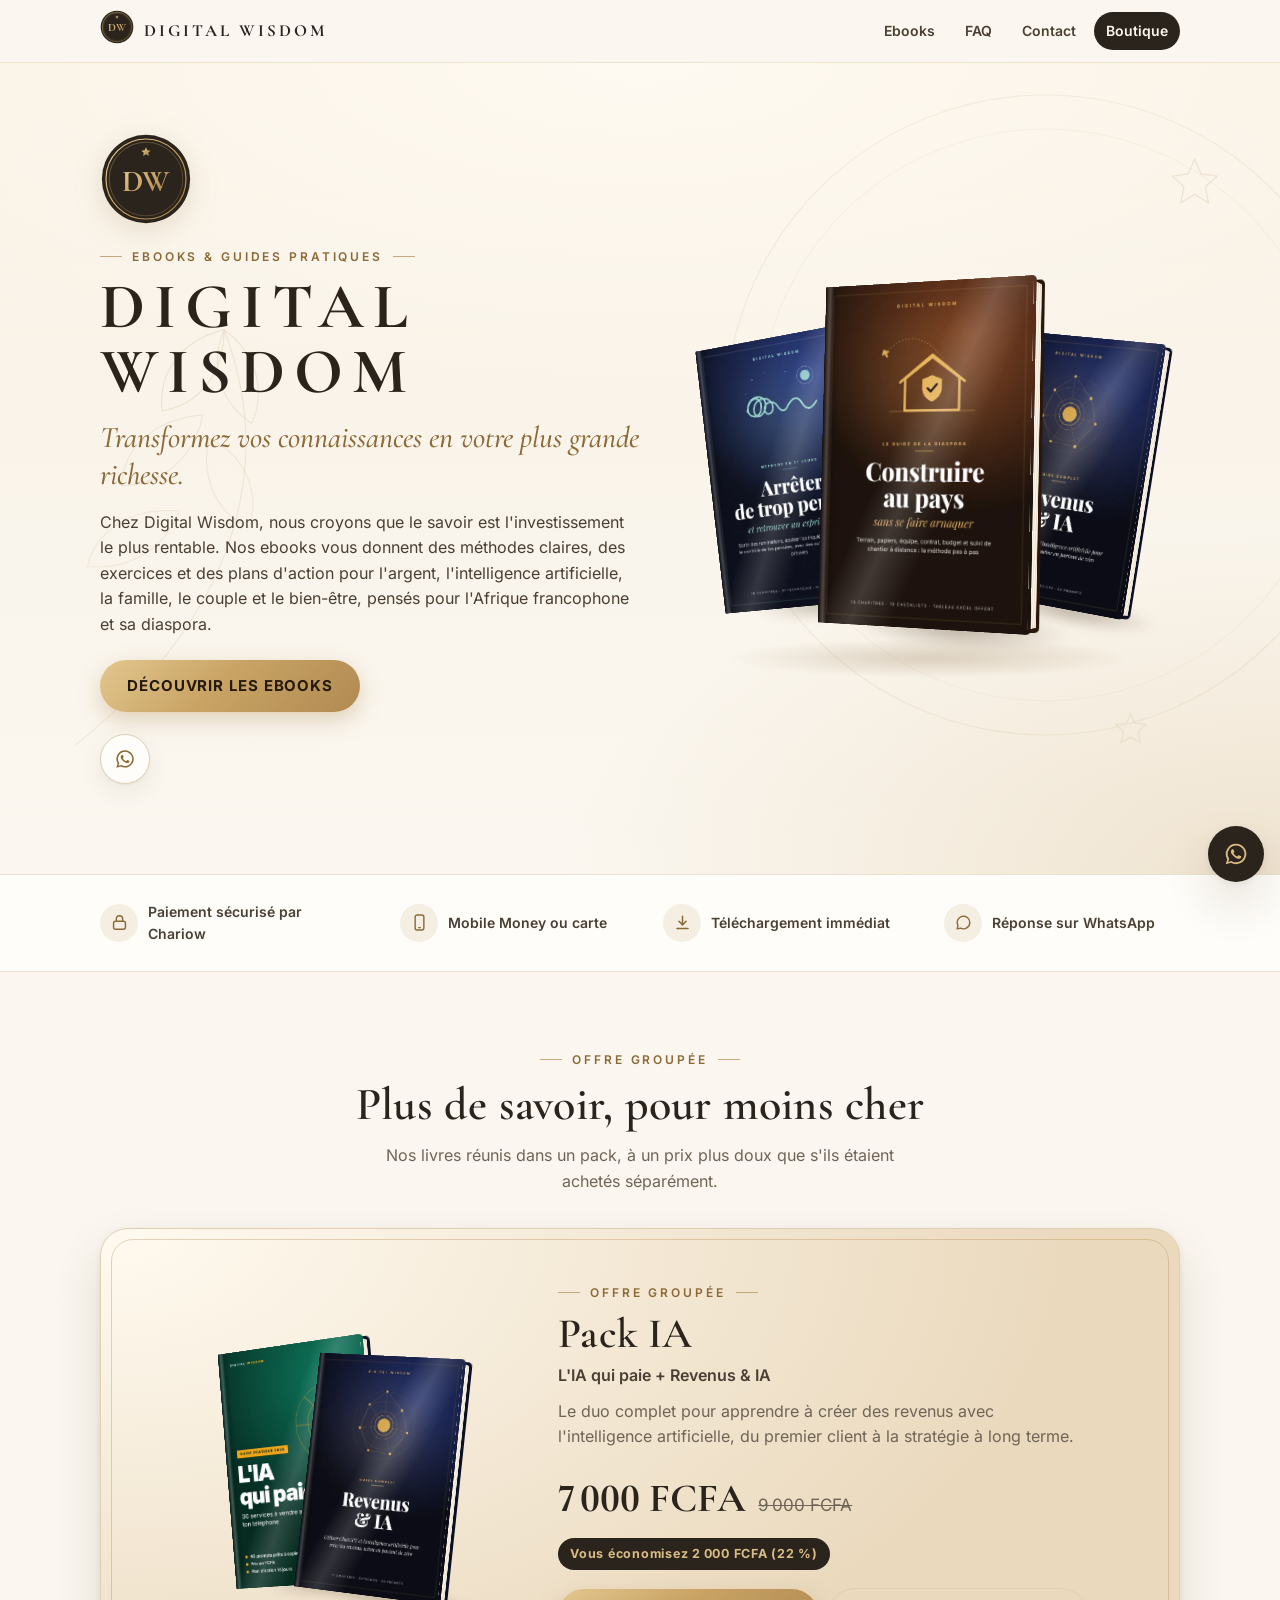
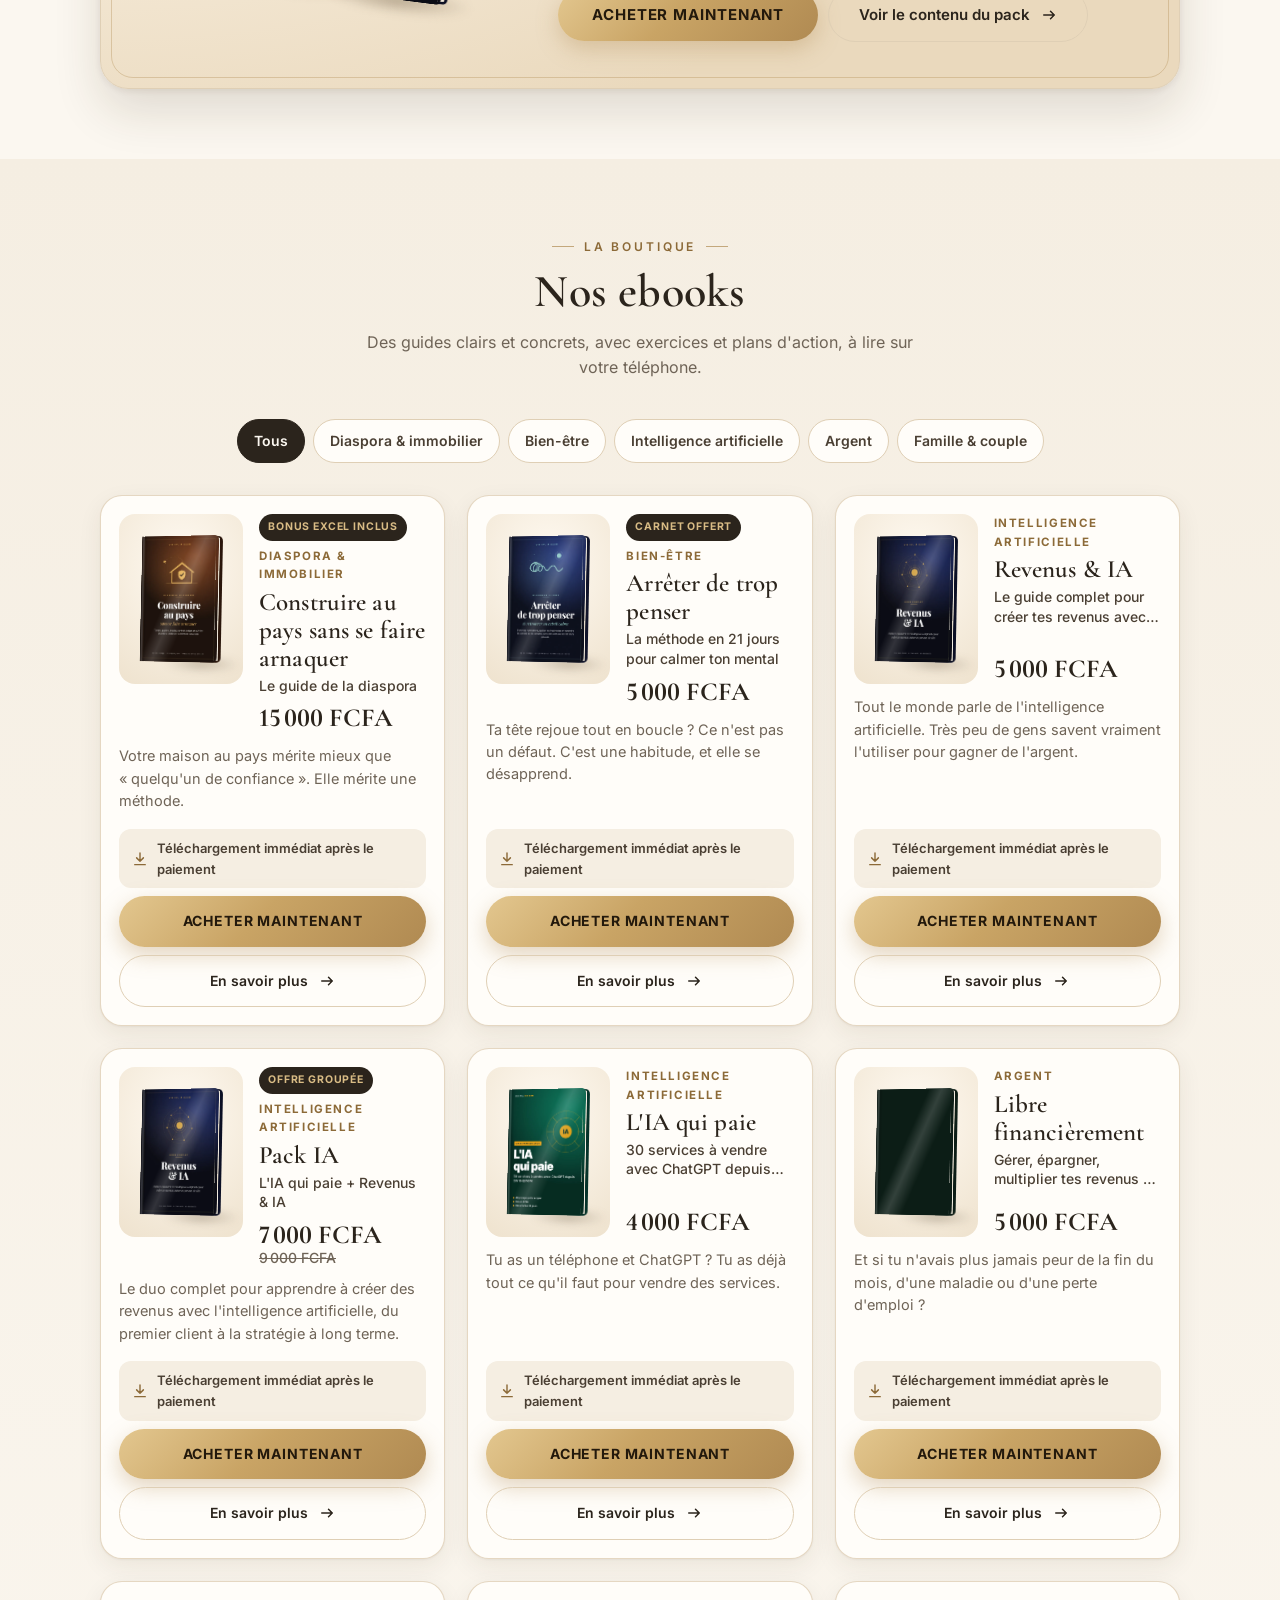
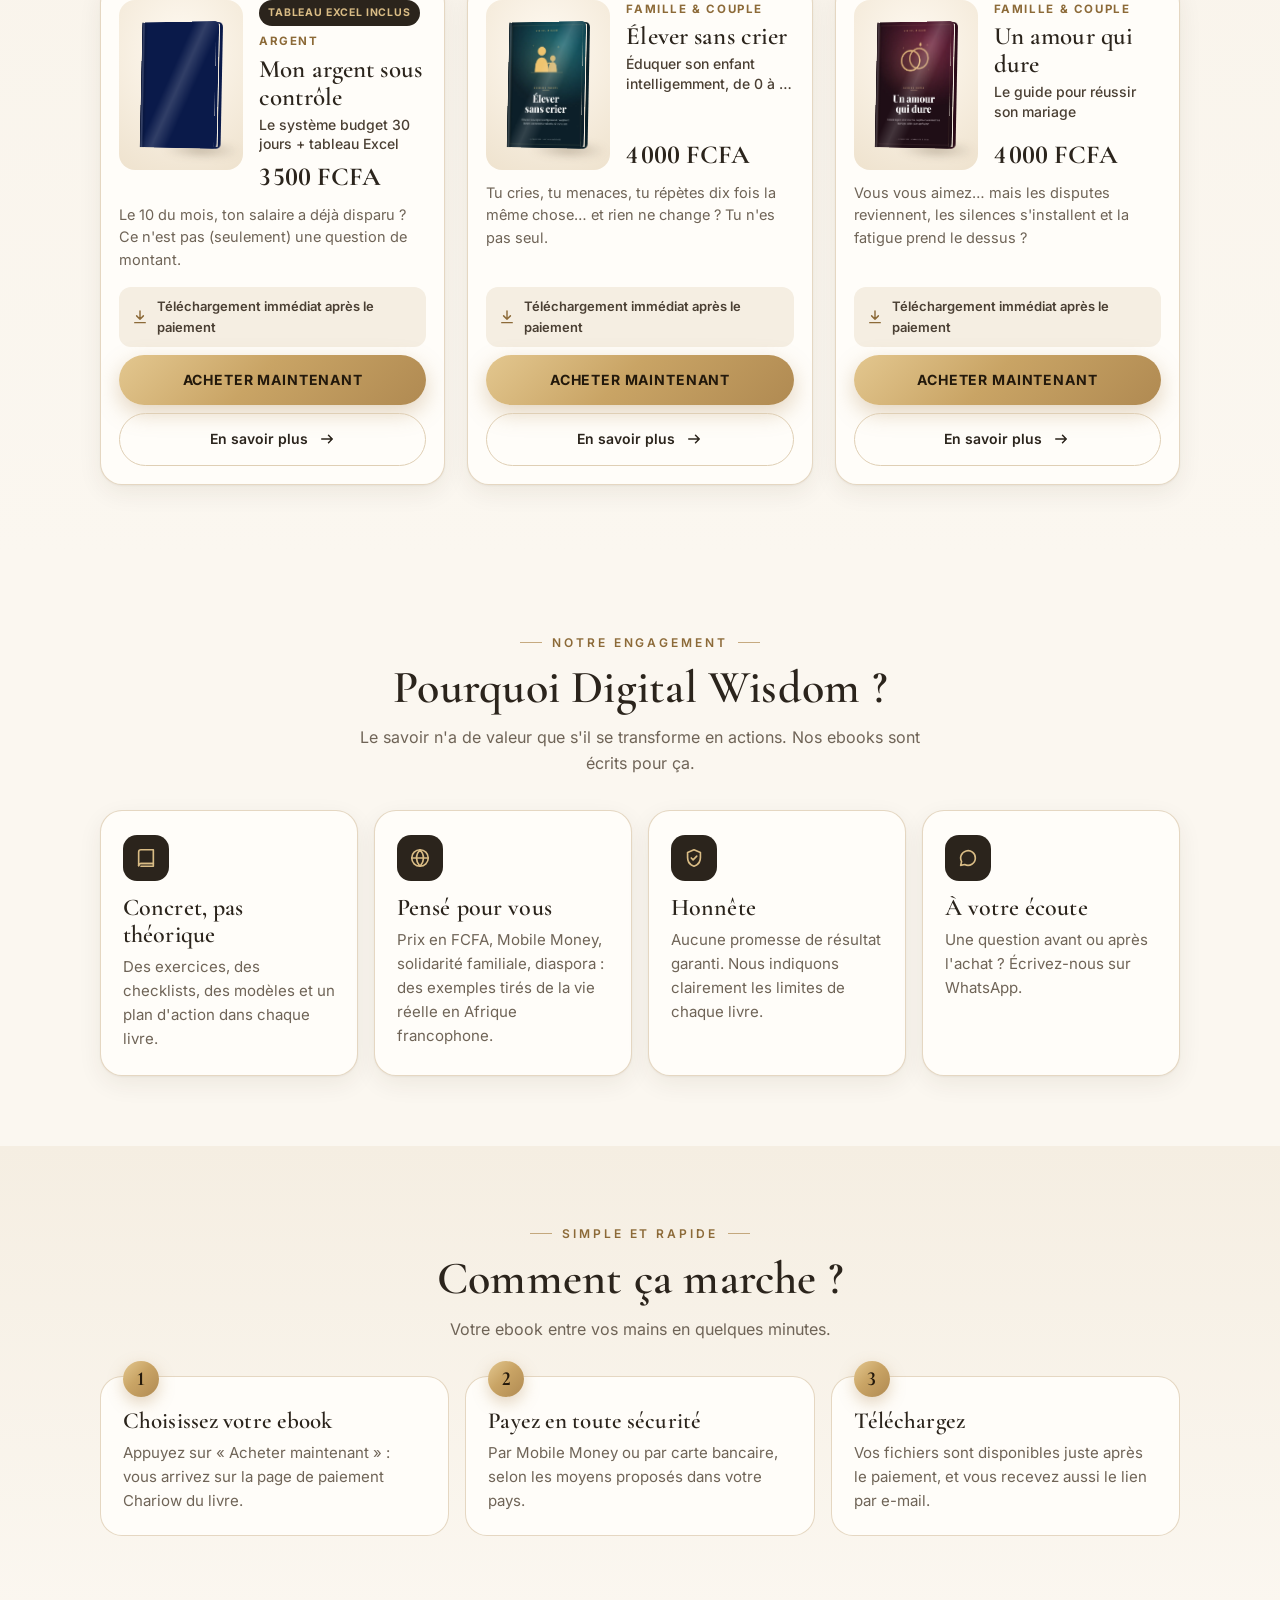
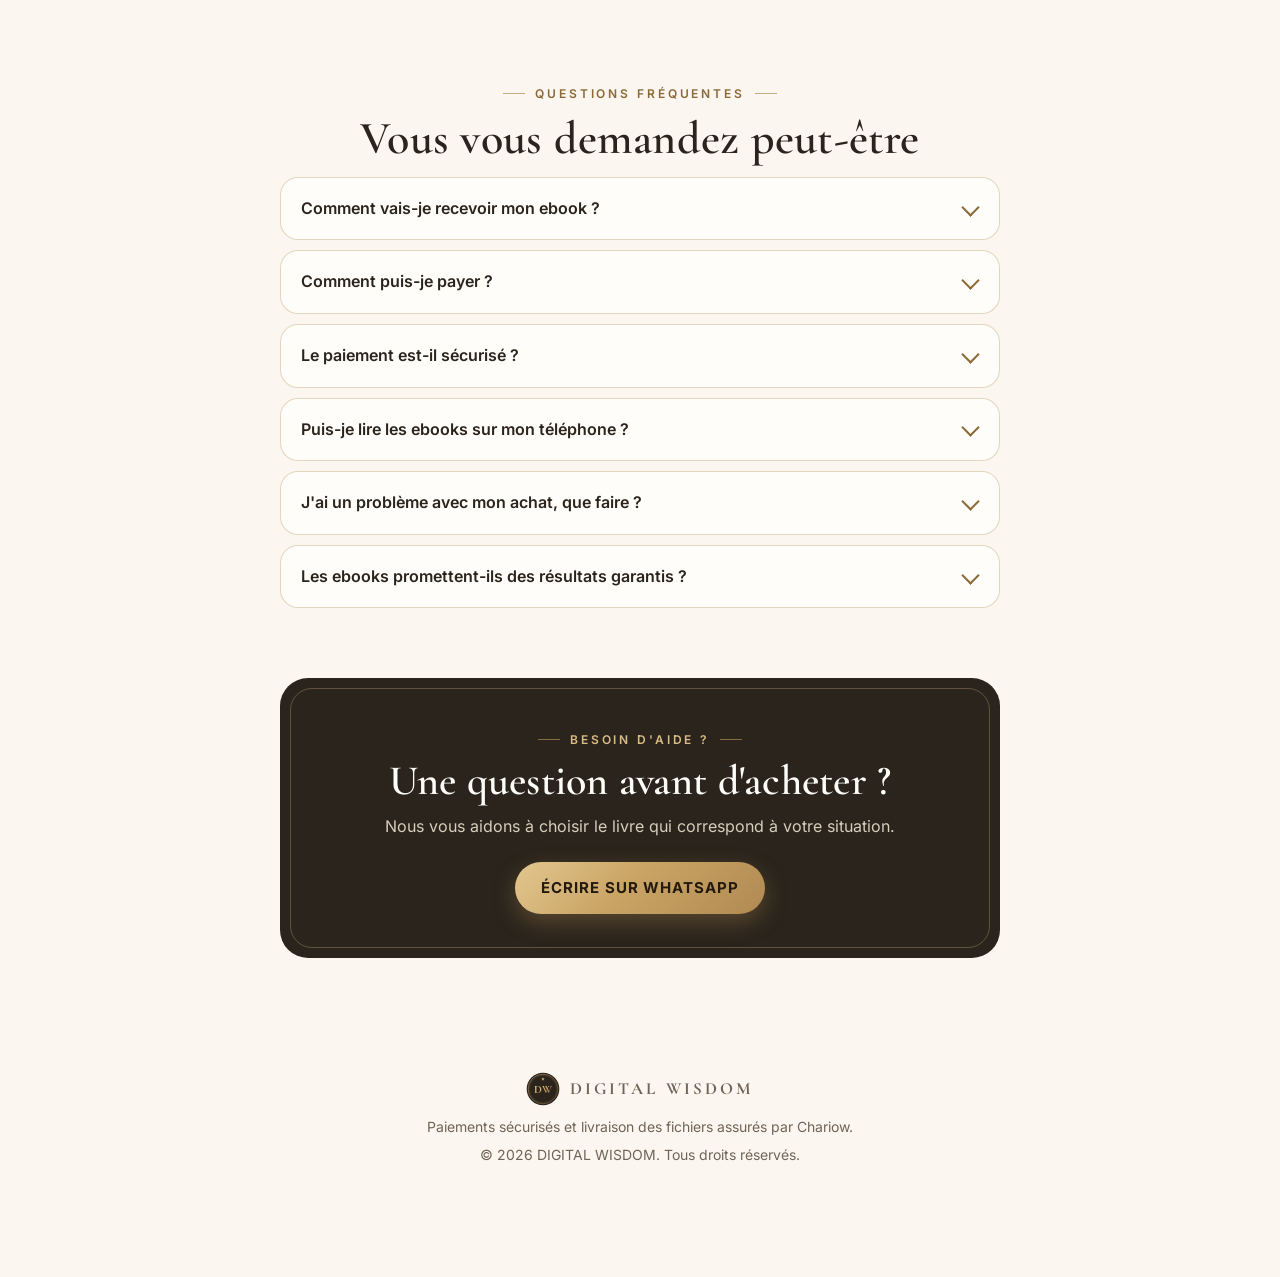
<file: index.html>
<!doctype html>
<html lang="fr">
<head>
  <meta charset="utf-8">
  <meta name="viewport" content="width=device-width, initial-scale=1, viewport-fit=cover">
  <title>Digital Wisdom · Ebooks pratiques : argent, IA, famille, couple et bien-être</title>
  <meta name="description" content="Digital Wisdom : des ebooks pratiques avec méthodes, exercices et plans d'action pour l'argent, l'intelligence artificielle, la famille, le couple et le bien-être. Paiement Mobile Money ou carte, téléchargement immédiat.">
  <link rel="canonical" href="https://fanecheick364-cloud.github.io/">
  <meta name="theme-color" content="#fbf7f0">
  <meta property="og:type" content="website">
  <meta property="og:site_name" content="Digital Wisdom">
  <meta property="og:title" content="Digital Wisdom · Transformez vos connaissances en votre plus grande richesse">
  <meta property="og:description" content="Des ebooks pratiques pour l'argent, l'IA, la famille, le couple et le bien-être. Mobile Money ou carte, téléchargement immédiat.">
  <meta property="og:url" content="https://fanecheick364-cloud.github.io/">
  <meta property="og:image" content="https://fanecheick364-cloud.github.io/partage.jpg">
  <meta property="og:image:width" content="1200">
  <meta property="og:image:height" content="630">
  <meta property="og:locale" content="fr_FR">
  <meta name="twitter:card" content="summary_large_image">
  <link rel="icon" href="favicon.svg" type="image/svg+xml">
  <link rel="apple-touch-icon" href="icone-180.png">
  <link rel="preload" href="police-titre-700.woff2" as="font" type="font/woff2" crossorigin>
  <link rel="preload" href="police-texte-400.woff2" as="font" type="font/woff2" crossorigin>
  <link rel="stylesheet" href="styles.css">
</head>
<body data-page="accueil">
  <a class="visuellement-cache" href="#ebooks">Aller aux ebooks</a>

  <header class="barre">
    <div class="conteneur">
      <a class="marque-mini" href="index.html"><span data-logo></span><span data-nom>DIGITAL WISDOM</span></a>
      <nav aria-label="Navigation principale">
        <a href="#ebooks">Ebooks</a>
        <a href="#faq">FAQ</a>
        <a href="#contact">Contact</a>
        <a class="nav-cta" href="#ebooks">Boutique</a>
      </nav>
    </div>
  </header>

  <main>
    <!-- Grande bannière -->
    <section class="heros" aria-labelledby="nom-marque">
      <svg class="heros-ornement" viewBox="0 0 1200 700" preserveAspectRatio="xMidYMid slice" aria-hidden="true">
        <g fill="none" stroke="#b08a52" stroke-width="1.1">
          <circle cx="980" cy="330" r="300" opacity=".35"/>
          <circle cx="980" cy="330" r="268" opacity=".2"/>
          <path d="M70 640 C 220 520, 260 380, 210 250" opacity=".45"/>
          <path d="M210 250 c -40 10 -62 40 -58 76 c 36 -6 58 -36 58 -76 Z" opacity=".5"/>
          <path d="M190 330 c -46 4 -74 30 -76 66 c 38 0 68 -26 76 -66 Z" opacity=".45"/>
          <path d="M168 420 c -44 -4 -78 18 -86 52 c 38 4 72 -16 86 -52 Z" opacity=".4"/>
          <path d="M210 250 c 30 22 40 56 26 88 c -30 -20 -40 -54 -26 -88 Z" opacity=".45"/>
          <path d="M196 352 c 34 16 48 50 38 84 c -32 -14 -46 -48 -38 -84 Z" opacity=".4"/>
          <path d="M1120 90 l 6 14 15 2 -11 10 3 15 -13 -8 -13 8 3 -15 -11 -10 15 -2 Z" opacity=".55"/>
          <path d="M1060 610 l 4 9 10 1 -7 7 2 10 -9 -5 -9 5 2 -10 -7 -7 10 -1 Z" opacity=".45"/>
        </g>
      </svg>
      <div class="conteneur heros-grille">
        <div class="heros-texte heros-intro">
          <div id="logo-grand" class="apparait"></div>
          <span class="surtitre apparait">Ebooks &amp; guides pratiques</span>
          <h1 id="nom-marque" class="apparait">DIGITAL WISDOM</h1>
          <p id="slogan" class="slogan apparait">Transformez vos connaissances en votre plus grande richesse.</p>
        </div>
        <div class="heros-visuel apparait">
          <div id="eventail" class="eventail"></div>
          <div class="heros-socle"></div>
        </div>
        <div class="heros-texte heros-suite">
          <p id="presentation" class="presentation apparait"></p>
          <div class="heros-actions apparait">
            <a class="bouton bouton-or" href="#ebooks">Découvrir les ebooks</a>
          </div>
          <div id="reseaux" class="reseaux apparait"></div>
        </div>
      </div>
    </section>

    <!-- Confiance -->
    <section class="confiance" aria-label="Vos garanties d'achat">
      <div class="conteneur">
        <ul>
          <li><span class="pastille"><svg viewBox="0 0 24 24" fill="none" stroke="currentColor" stroke-width="1.8" stroke-linecap="round" stroke-linejoin="round" aria-hidden="true"><rect x="4.5" y="10.5" width="15" height="10" rx="2.5"/><path d="M8 10.5V7.5a4 4 0 0 1 8 0v3"/></svg></span>Paiement sécurisé par Chariow</li>
          <li><span class="pastille"><svg viewBox="0 0 24 24" fill="none" stroke="currentColor" stroke-width="1.8" stroke-linecap="round" stroke-linejoin="round" aria-hidden="true"><rect x="6.5" y="2.5" width="11" height="19" rx="2.5"/><path d="M11 18.5h2"/></svg></span>Mobile Money ou carte</li>
          <li><span class="pastille"><svg viewBox="0 0 24 24" fill="none" stroke="currentColor" stroke-width="1.9" stroke-linecap="round" stroke-linejoin="round" aria-hidden="true"><path d="M12 4v11m0 0 4.5-4.5M12 15l-4.5-4.5M5 19.5h14"/></svg></span>Téléchargement immédiat</li>
          <li><span class="pastille"><svg viewBox="0 0 24 24" fill="none" stroke="currentColor" stroke-width="1.8" stroke-linecap="round" stroke-linejoin="round" aria-hidden="true"><path d="M20 12a8 8 0 0 1-11.6 7.1L4 20l1-4.1A8 8 0 1 1 20 12Z"/></svg></span>Réponse sur WhatsApp</li>
        </ul>
      </div>
    </section>

    <!-- Offres groupées (affichées seulement si un pack existe dans ebooks.js) -->
    <section id="offres" class="section" aria-labelledby="titre-offres">
      <div class="conteneur">
        <div class="centre"><span class="surtitre">Offre groupée</span></div>
        <h2 id="titre-offres" class="section-titre titre-serif">Plus de savoir, pour moins cher</h2>
        <p class="section-intro">Nos livres réunis dans un pack, à un prix plus doux que s'ils étaient achetés séparément.</p>
        <div id="offres-contenu"></div>
      </div>
    </section>

    <!-- Ebooks -->
    <section id="ebooks" class="section section-beige" aria-labelledby="titre-ebooks">
      <div class="conteneur">
        <div class="centre"><span class="surtitre">La boutique</span></div>
        <h2 id="titre-ebooks" class="section-titre titre-serif">Nos ebooks</h2>
        <p class="section-intro">Des guides clairs et concrets, avec exercices et plans d'action, à lire sur votre téléphone.</p>
        <div id="filtres" class="filtres" role="group" aria-label="Filtrer par thème"></div>
        <div id="grille" class="grille"></div>
      </div>
    </section>

    <!-- Pourquoi Digital Wisdom -->
    <section class="section" aria-labelledby="titre-pourquoi">
      <div class="conteneur">
        <div class="centre"><span class="surtitre">Notre engagement</span></div>
        <h2 id="titre-pourquoi" class="section-titre titre-serif">Pourquoi Digital Wisdom&nbsp;?</h2>
        <p class="section-intro">Le savoir n'a de valeur que s'il se transforme en actions. Nos ebooks sont écrits pour ça.</p>
        <div class="atouts">
          <div class="atout apparait"><div class="icone"><svg viewBox="0 0 24 24" fill="none" stroke="currentColor" stroke-width="1.8" stroke-linecap="round" stroke-linejoin="round" aria-hidden="true"><path d="M4 5.5A2.5 2.5 0 0 1 6.5 3H20v15H6.5A2.5 2.5 0 0 0 4 20.5v-15Z"/><path d="M4 20.5A2.5 2.5 0 0 1 6.5 18H20v3H6.5"/></svg></div><h3 class="titre-serif">Concret, pas théorique</h3><p>Des exercices, des checklists, des modèles et un plan d'action dans chaque livre.</p></div>
          <div class="atout apparait"><div class="icone"><svg viewBox="0 0 24 24" fill="none" stroke="currentColor" stroke-width="1.8" stroke-linecap="round" stroke-linejoin="round" aria-hidden="true"><circle cx="12" cy="12" r="9"/><path d="M3 12h18M12 3c2.5 2.6 3.8 5.6 3.8 9s-1.3 6.4-3.8 9c-2.5-2.6-3.8-5.6-3.8-9S9.5 5.6 12 3Z"/></svg></div><h3 class="titre-serif">Pensé pour vous</h3><p>Prix en FCFA, Mobile Money, solidarité familiale, diaspora&nbsp;: des exemples tirés de la vie réelle en Afrique francophone.</p></div>
          <div class="atout apparait"><div class="icone"><svg viewBox="0 0 24 24" fill="none" stroke="currentColor" stroke-width="1.8" stroke-linecap="round" stroke-linejoin="round" aria-hidden="true"><path d="M12 3 5 6v5.5c0 4.4 3 8.2 7 9.5 4-1.3 7-5.1 7-9.5V6l-7-3Z"/><path d="m9 12 2 2 4-4"/></svg></div><h3 class="titre-serif">Honnête</h3><p>Aucune promesse de résultat garanti. Nous indiquons clairement les limites de chaque livre.</p></div>
          <div class="atout apparait"><div class="icone"><svg viewBox="0 0 24 24" fill="none" stroke="currentColor" stroke-width="1.8" stroke-linecap="round" stroke-linejoin="round" aria-hidden="true"><path d="M20 12a8 8 0 0 1-11.6 7.1L4 20l1-4.1A8 8 0 1 1 20 12Z"/></svg></div><h3 class="titre-serif">À votre écoute</h3><p>Une question avant ou après l'achat&nbsp;? Écrivez-nous sur WhatsApp.</p></div>
        </div>
      </div>
    </section>

    <!-- Comment ça marche -->
    <section class="section section-beige" aria-labelledby="titre-etapes">
      <div class="conteneur">
        <div class="centre"><span class="surtitre">Simple et rapide</span></div>
        <h2 id="titre-etapes" class="section-titre titre-serif">Comment ça marche&nbsp;?</h2>
        <p class="section-intro">Votre ebook entre vos mains en quelques minutes.</p>
        <div class="etapes">
          <div class="etape apparait"><h3 class="titre-serif">Choisissez votre ebook</h3><p>Appuyez sur «&nbsp;Acheter maintenant&nbsp;»&nbsp;: vous arrivez sur la page de paiement Chariow du livre.</p></div>
          <div class="etape apparait"><h3 class="titre-serif">Payez en toute sécurité</h3><p>Par Mobile Money ou par carte bancaire, selon les moyens proposés dans votre pays.</p></div>
          <div class="etape apparait"><h3 class="titre-serif">Téléchargez</h3><p>Vos fichiers sont disponibles juste après le paiement, et vous recevez aussi le lien par e-mail.</p></div>
        </div>
      </div>
    </section>

    <!-- FAQ -->
    <section id="faq" class="section" aria-labelledby="titre-faq">
      <div class="conteneur etroit">
        <div class="centre"><span class="surtitre">Questions fréquentes</span></div>
        <h2 id="titre-faq" class="section-titre titre-serif">Vous vous demandez <span style="white-space:nowrap">peut-être</span></h2>
        <div id="faq-liste" class="faq"></div>
      </div>
    </section>

    <!-- Contact -->
    <section id="contact" class="section" aria-labelledby="titre-contact" style="padding-top:0">
      <div class="conteneur etroit">
        <div class="contact apparait">
          <span class="surtitre">Besoin d'aide&nbsp;?</span>
          <h2 id="titre-contact" class="titre-serif">Une question avant d'acheter&nbsp;?</h2>
          <p>Nous vous aidons à choisir le livre qui correspond à votre situation.</p>
          <a id="contact-bouton" class="bouton bouton-or" href="#" target="_blank" rel="noopener">Écrire sur WhatsApp</a>
        </div>
      </div>
    </section>
  </main>

  <footer id="pied" class="pied"></footer>

  <noscript><p style="text-align:center;padding:20px">Pour voir nos ebooks, activez JavaScript ou visitez notre boutique : <a href="https://fitstznk.mychariow.shop">fitstznk.mychariow.shop</a></p></noscript>

  <script src="reglages.js"></script>
  <script src="ebooks.js"></script>
  <script src="app.js"></script>
</body>
</html>
</file>
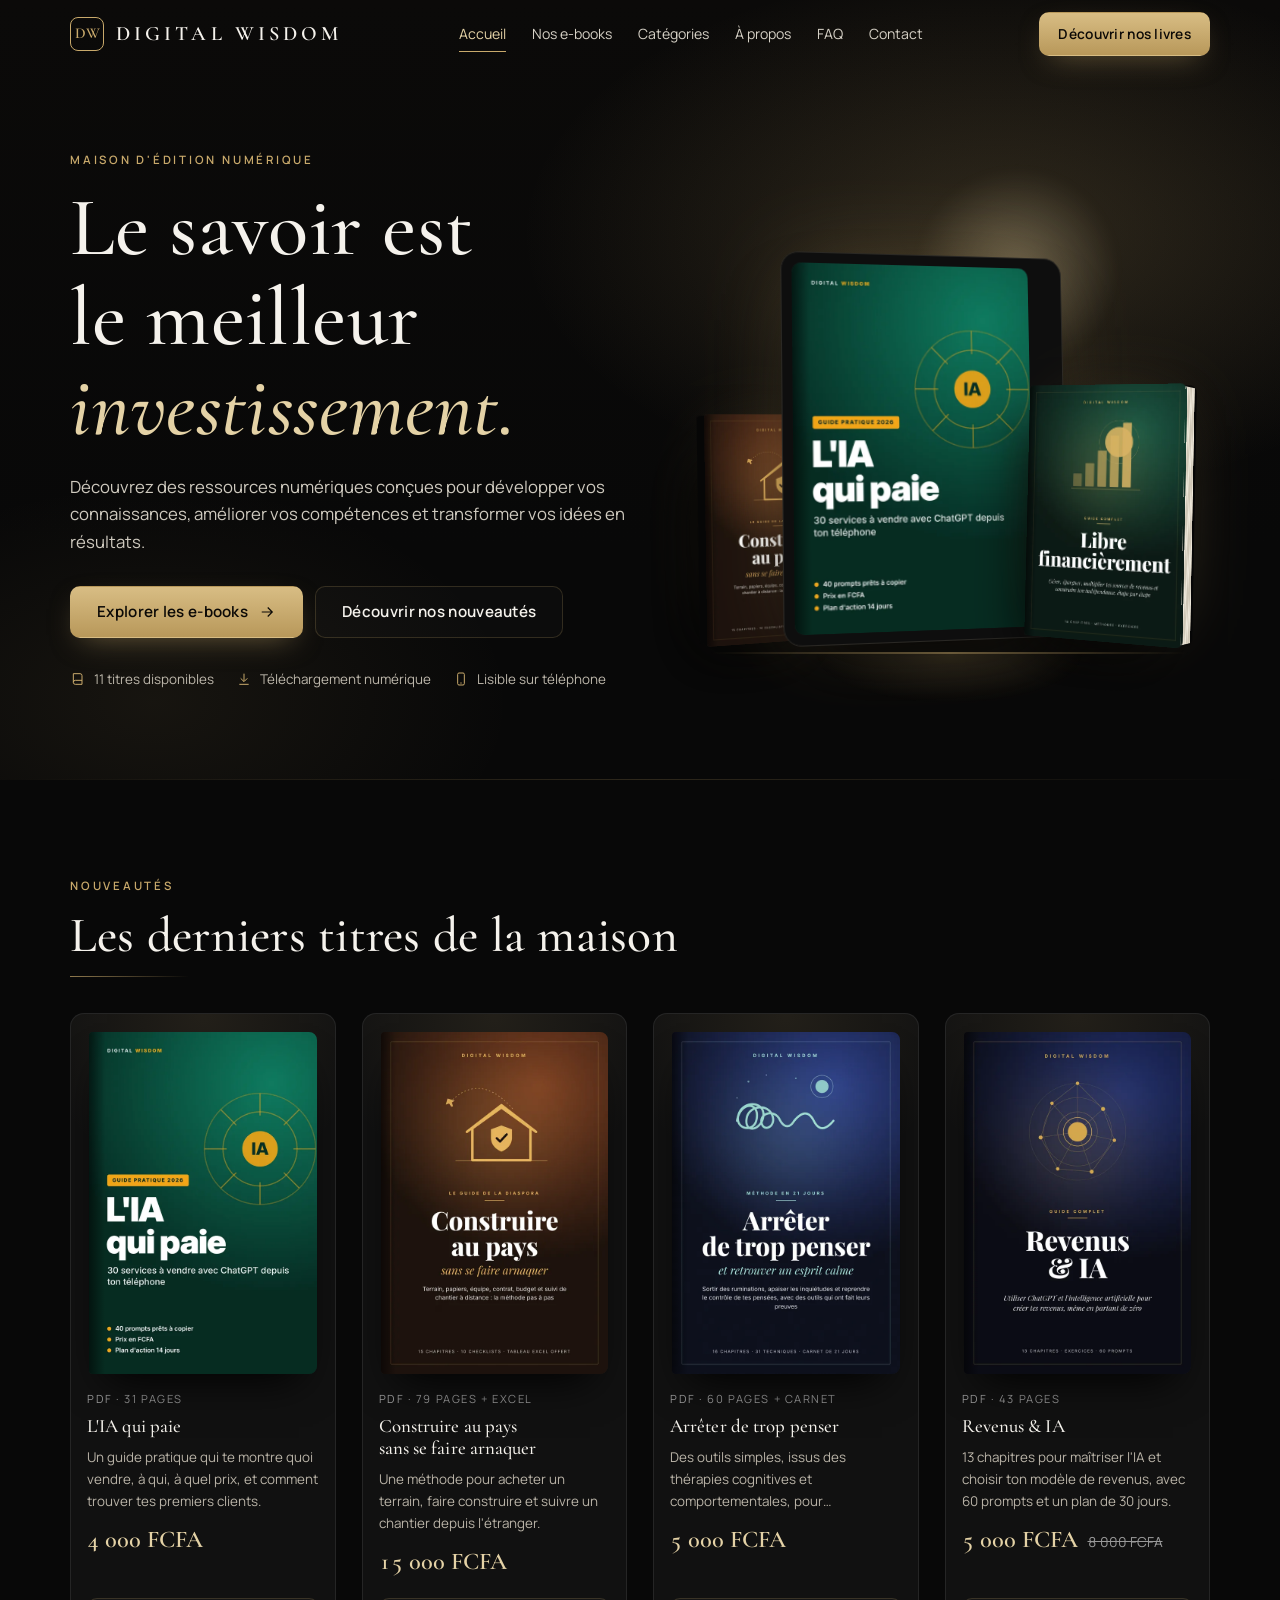
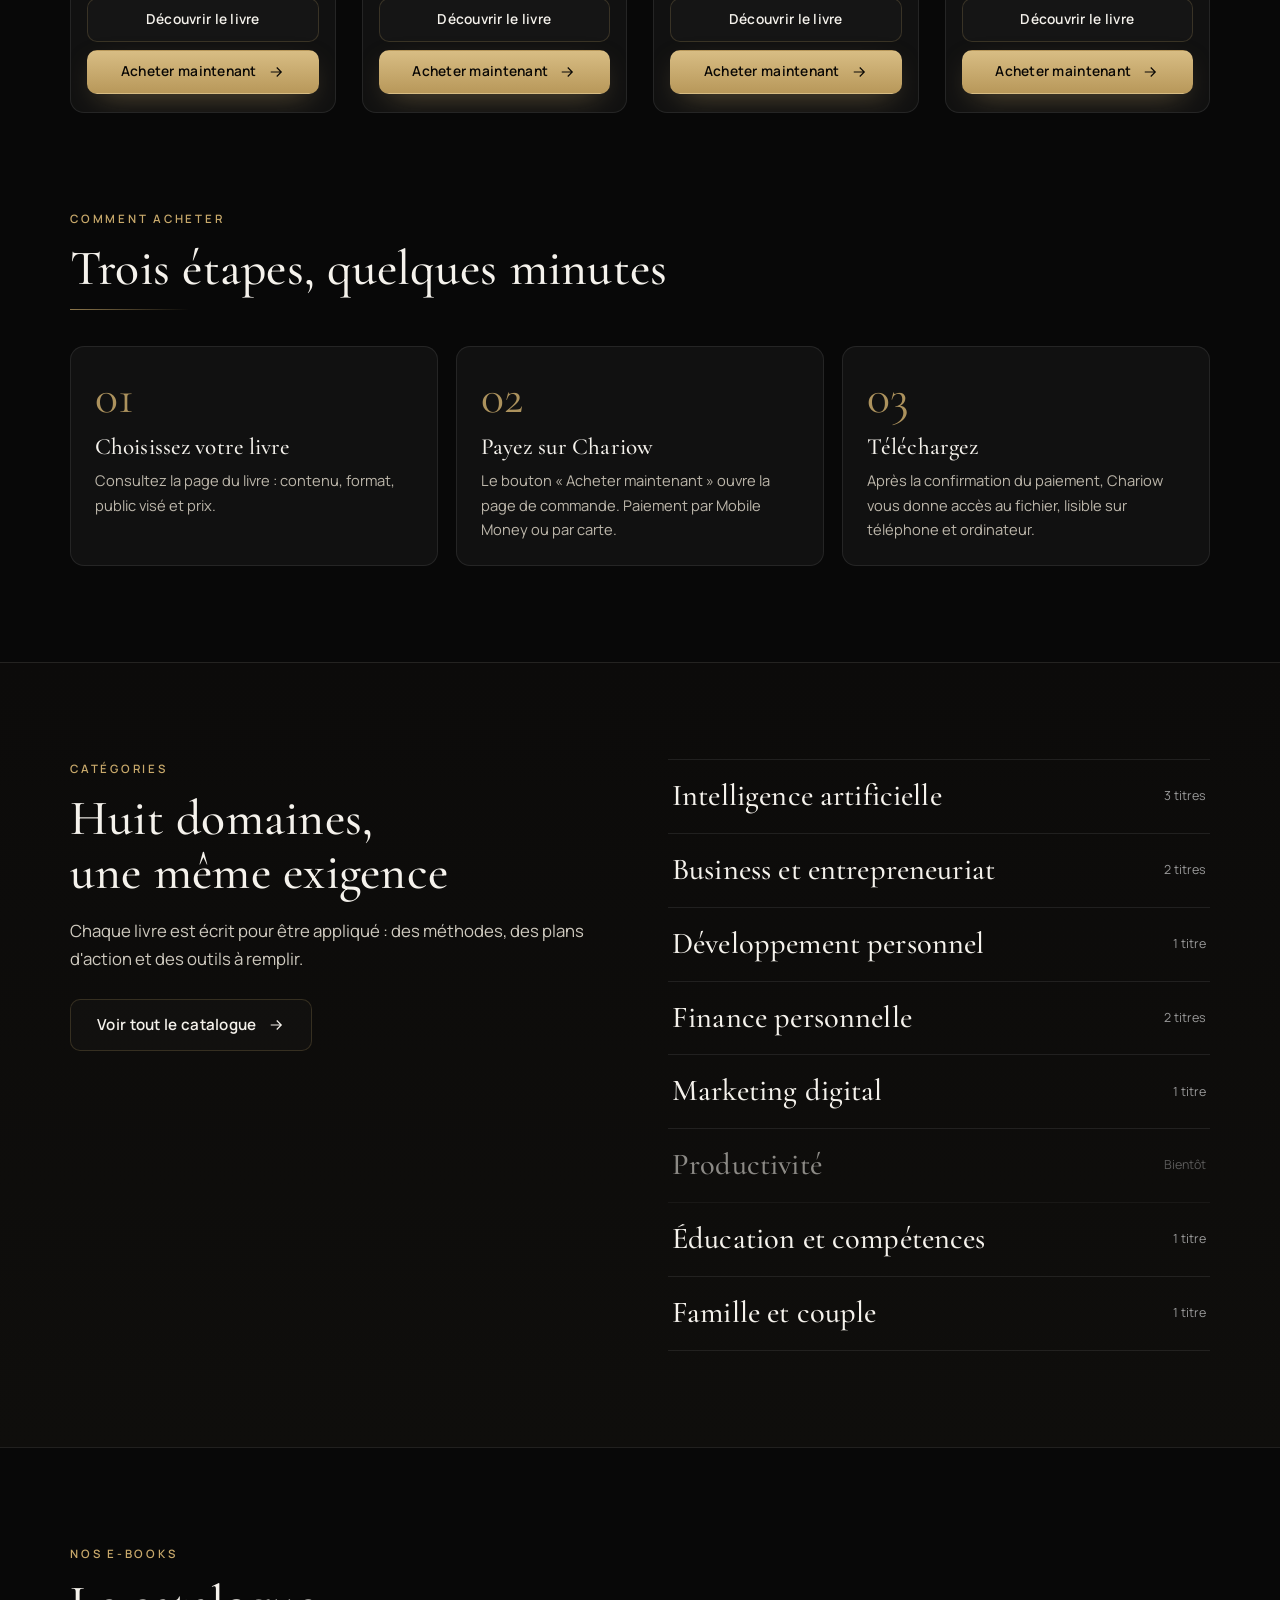
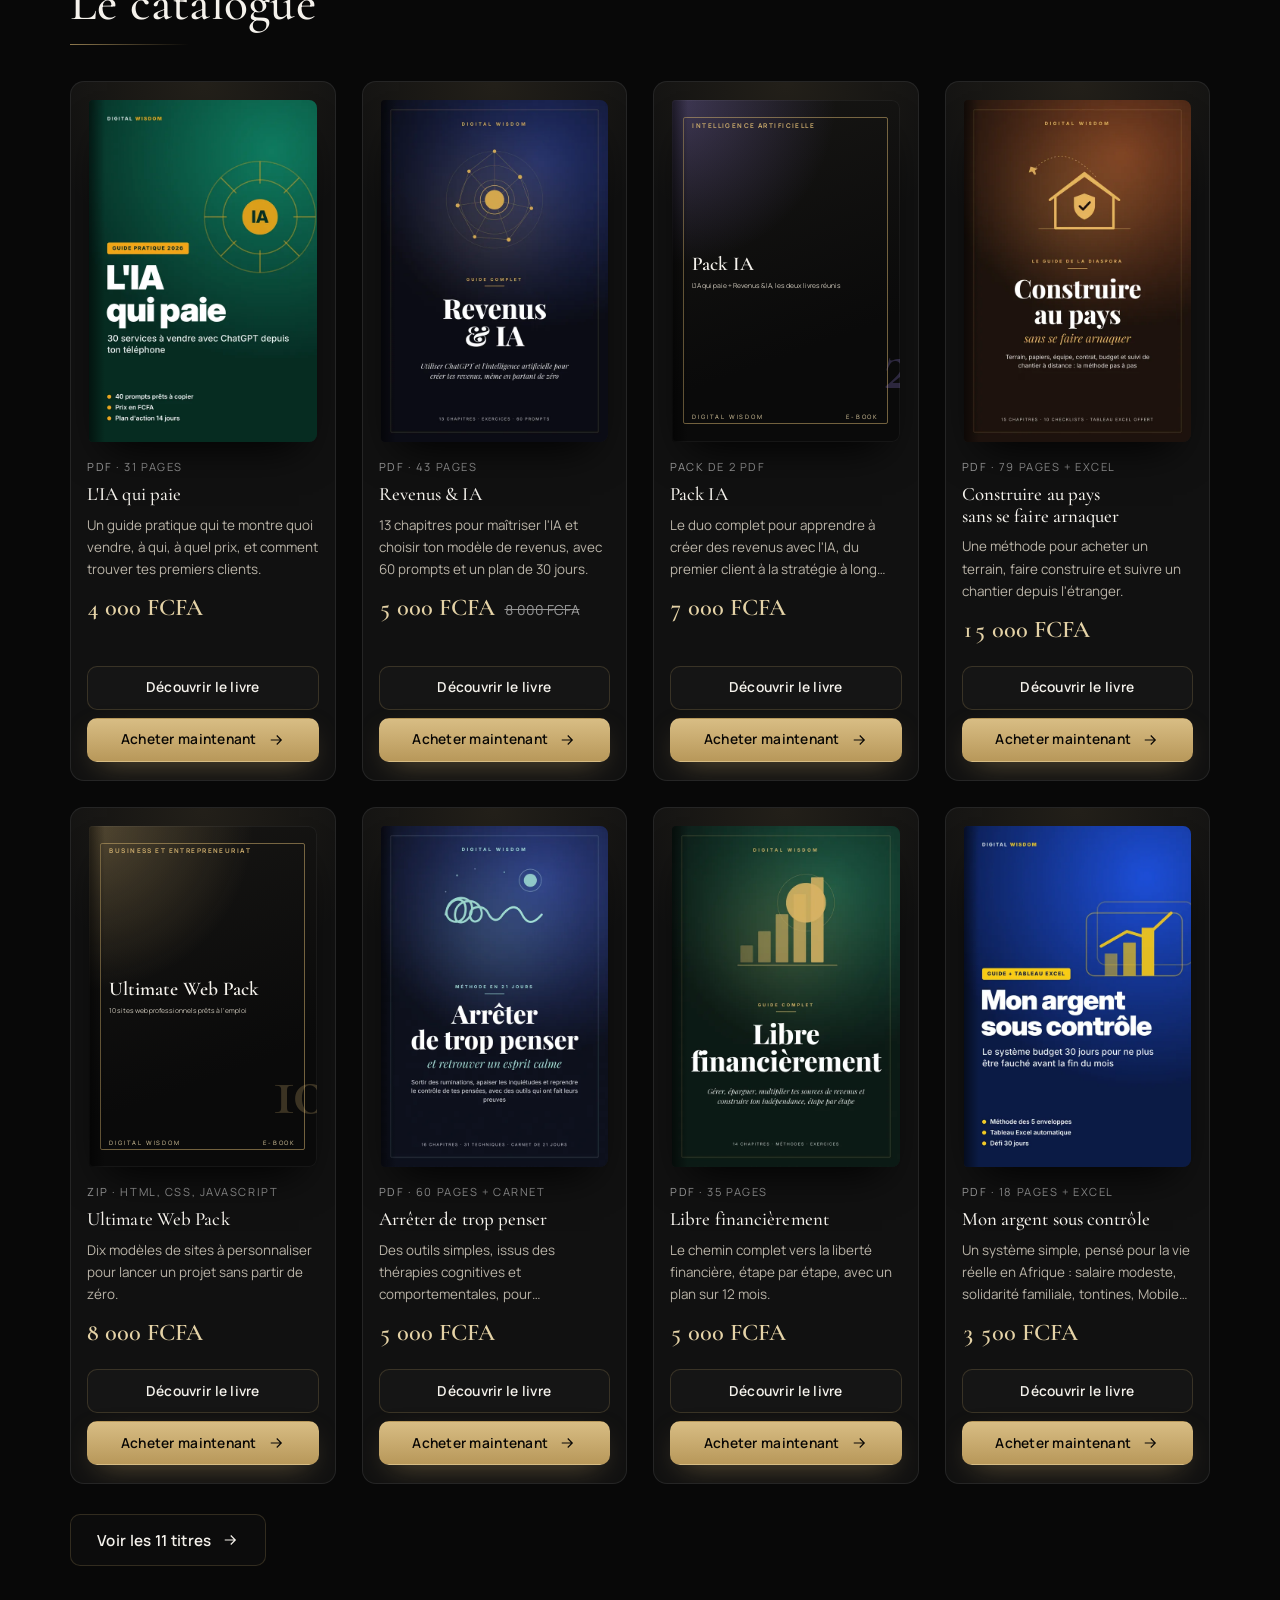
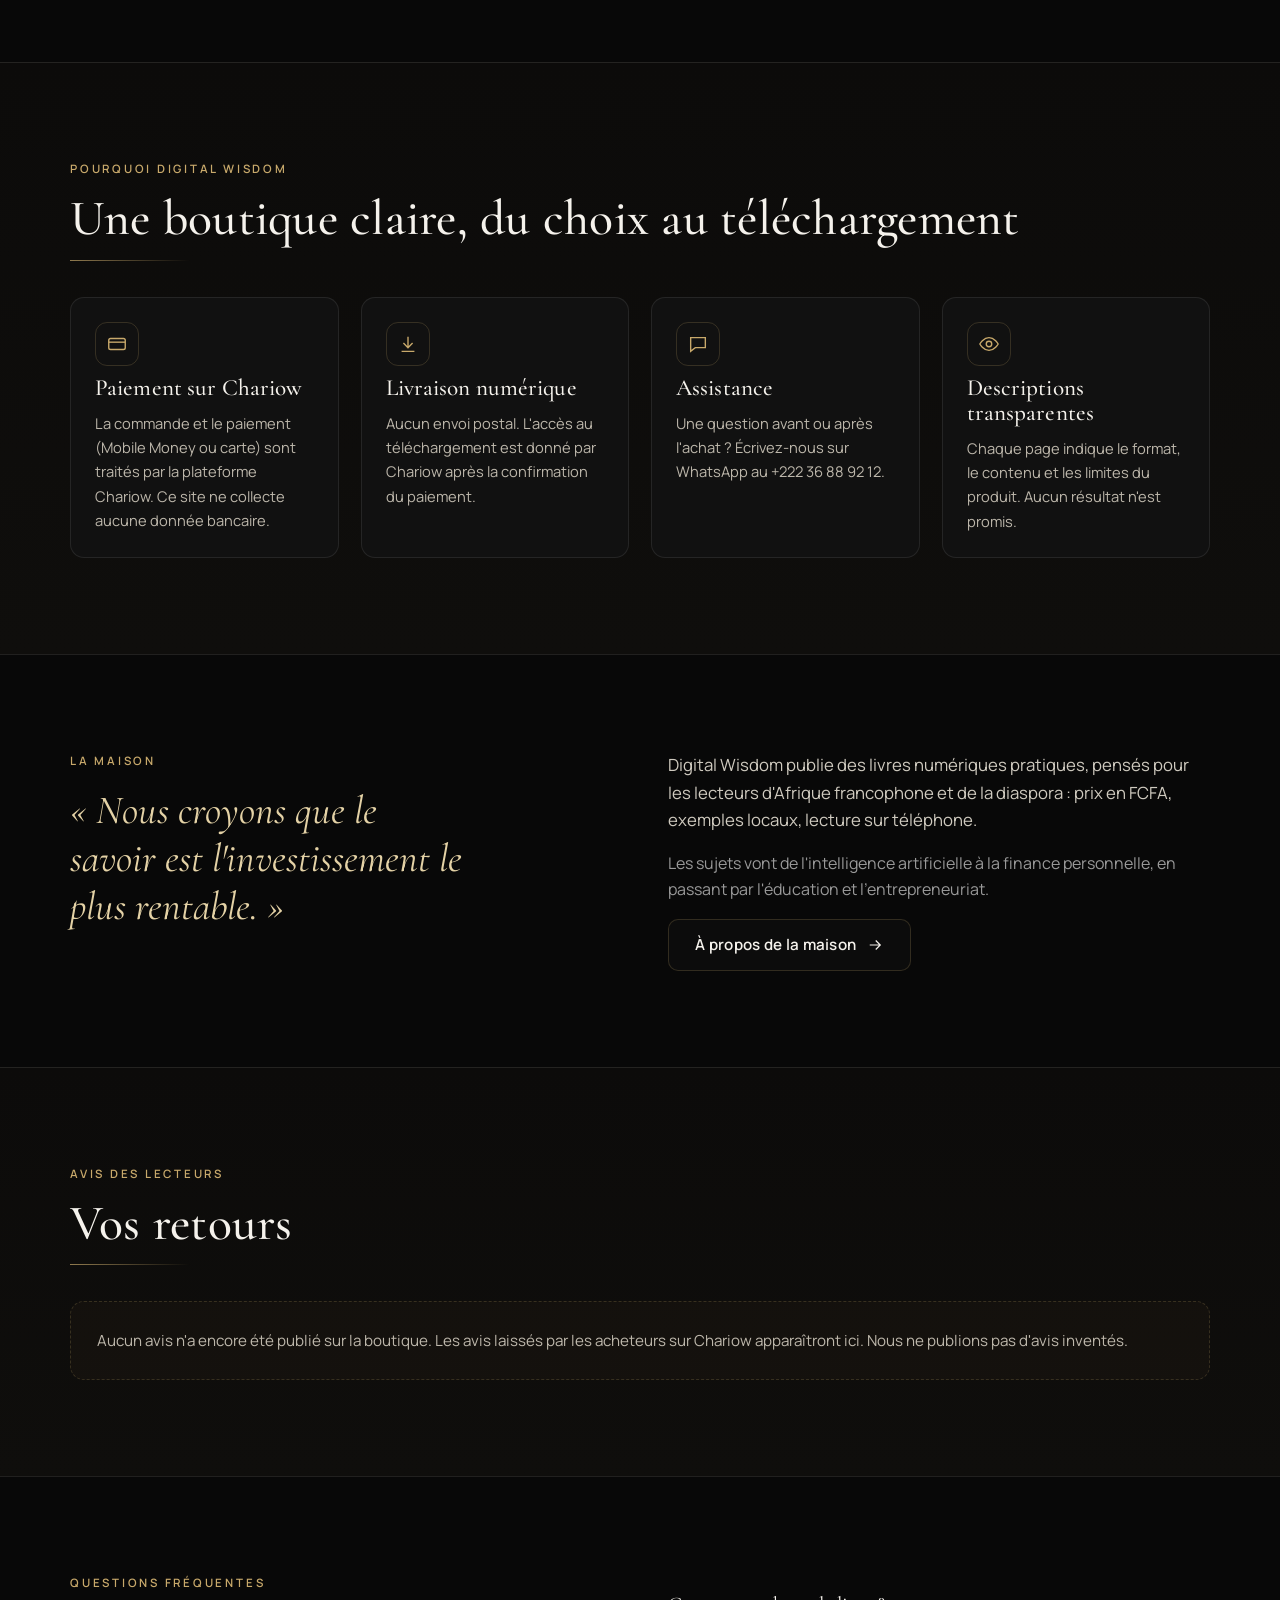
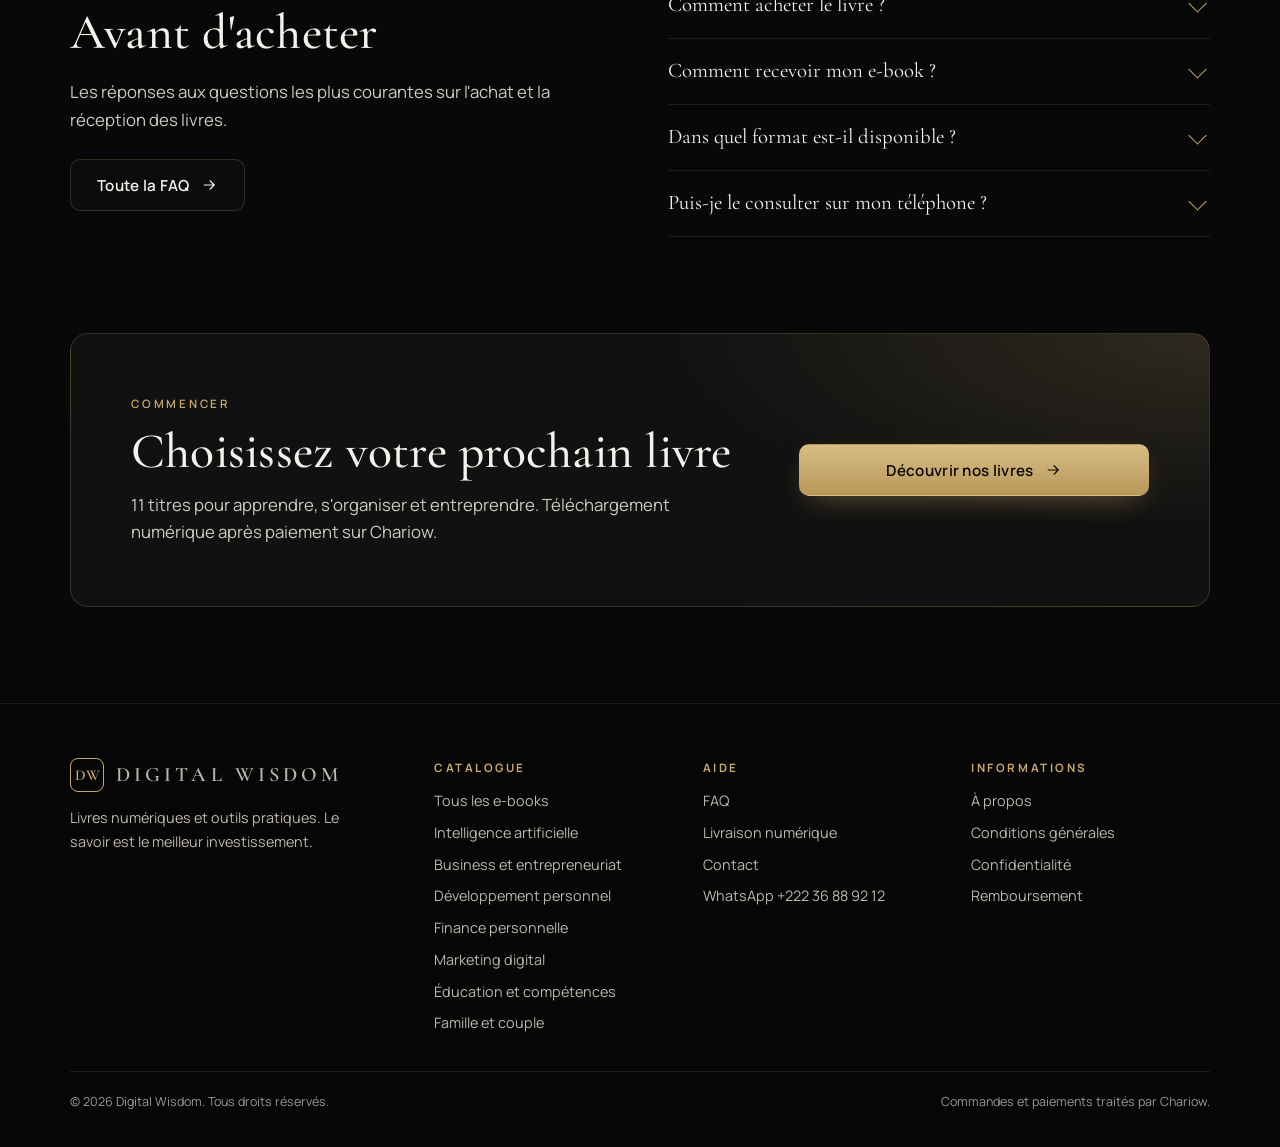
<file: librairie/index.html>
<!DOCTYPE html>
<html lang="fr">
<head>
<meta charset="utf-8">
<meta name="viewport" content="width=device-width, initial-scale=1">
<title>Digital Wisdom Librairie</title>
<meta name="description" content="Digital Wisdom : des e-books et ressources numériques pour développer vos connaissances en intelligence artificielle, finance personnelle, business et éducation. Téléchargement numérique après paiement.">
<meta property="og:type" content="website">
<meta property="og:site_name" content="Digital Wisdom">
<meta property="og:title" content="Digital Wisdom · Le savoir est le meilleur investissement">
<meta property="og:description" content="Des e-books pratiques pour l'argent, l'IA, la famille et l'entrepreneuriat. Mobile Money ou carte, téléchargement après paiement.">
<meta property="og:image" content="https://fanecheick364-cloud.github.io/librairie/og-image.jpg">
<meta property="og:url" content="https://fanecheick364-cloud.github.io/librairie/">
<link rel="canonical" href="https://fanecheick364-cloud.github.io/librairie/">
<meta property="og:image:width" content="1200">
<meta property="og:image:height" content="630">
<meta property="og:image:alt" content="Digital Wisdom, e-books et guides pratiques">
<meta property="og:locale" content="fr_FR">
<meta name="theme-color" content="#080808">
<meta name="robots" content="index, follow">
<meta name="twitter:card" content="summary_large_image">
<link rel="apple-touch-icon" href="../icone-180.png">
<link rel="icon" href="data:image/svg+xml,%3Csvg xmlns='http://www.w3.org/2000/svg' viewBox='0 0 64 64'%3E%3Crect width='64' height='64' rx='14' fill='%23080808'/%3E%3Crect x='6' y='6' width='52' height='52' rx='10' fill='none' stroke='%23C8A96B' stroke-width='2'/%3E%3Ctext x='32' y='41' font-family='Georgia,serif' font-size='24' fill='%23C8A96B' text-anchor='middle'%3EDW%3C/text%3E%3C/svg%3E">
<script type="application/ld+json" id="ld">{}</script>
<link rel="preconnect" href="https://fonts.googleapis.com">
<link rel="preconnect" href="https://fonts.gstatic.com" crossorigin>
<link href="https://fonts.googleapis.com/css2?family=Cormorant+Garamond:ital,wght@0,500;0,600;1,500&family=Manrope:wght@400;500;600;700&display=swap" rel="stylesheet">
<style>
:root{
  /* Maison d'édition numérique : noir profond, or champagne, papier. Mise en page éditoriale asymétrique, livres en volume. */
  --ink:#080808; --ink2:#111111; --ink3:#191817; --gold:#C8A96B; --gold-soft:#E4D2A6; --paper:#F5F2EC; --grey:#999999;
  --line:rgba(200,169,107,.20); --line2:rgba(245,242,236,.09);
  --display:"Cormorant Garamond","Iowan Old Style","Palatino Linotype",Georgia,serif;
  --body:"Manrope","Segoe UI",system-ui,-apple-system,Roboto,Arial,sans-serif;
  --r:10px; --wrap:1180px; --ease:cubic-bezier(.2,.7,.2,1);
  color-scheme:dark;
}
*{box-sizing:border-box}
html{scroll-behavior:smooth;-webkit-text-size-adjust:100%}
body{margin:0;background:var(--ink);color:var(--paper);font-family:var(--body);font-size:16px;line-height:1.65;-webkit-font-smoothing:antialiased;overflow-x:hidden}
img,svg{max-width:100%}
a{color:inherit;text-decoration:none}
h1,h2,h3{font-family:var(--display);font-weight:500;line-height:1.08;margin:0;text-wrap:balance;letter-spacing:.005em}
h1{font-size:clamp(2.5rem,8.6vw,5.2rem)}
h2{font-size:clamp(1.9rem,5.4vw,3.1rem)}
h3{font-size:1.45rem}
p{margin:0}
.wrap{width:100%;max-width:var(--wrap);margin:0 auto;padding:0 20px}
.eyebrow{font-size:.72rem;letter-spacing:.24em;text-transform:uppercase;color:var(--gold);font-weight:600}
.lead{color:#cfcabf;font-size:1.05rem;max-width:60ch}
.muted{color:var(--grey)}
.gold{color:var(--gold)}
:focus-visible{outline:2px solid var(--gold);outline-offset:3px;border-radius:4px}
.skip{position:absolute;left:-999px}.skip:focus{left:12px;top:12px;z-index:99;background:var(--gold);color:#000;padding:8px 12px;border-radius:6px}

/* Boutons */
.btn{display:inline-flex;align-items:center;justify-content:center;gap:10px;min-height:52px;padding:0 26px;border-radius:var(--r);font-weight:600;font-size:.95rem;letter-spacing:.02em;border:1px solid transparent;cursor:pointer;transition:transform .35s var(--ease),background .3s,color .3s,border-color .3s,box-shadow .35s;font-family:var(--body);text-align:center}
.btn svg{width:18px;height:18px;flex:none;transition:transform .35s var(--ease)}
.btn:hover svg.arrow{transform:translateX(4px)}
.btn-gold{background:linear-gradient(180deg,#d8bd84,#b8985a);color:#0b0906;box-shadow:0 10px 30px -12px rgba(200,169,107,.55)}
.btn-gold:hover{transform:translateY(-2px);box-shadow:0 18px 40px -14px rgba(200,169,107,.75)}
.btn-line{border-color:var(--line);color:var(--paper);background:rgba(255,255,255,.02)}
.btn-line:hover{border-color:var(--gold);color:var(--gold-soft);transform:translateY(-2px)}
.btn-sm{min-height:44px;padding:0 18px;font-size:.86rem}
.btn-block{width:100%}

/* En-tête */
.hdr{position:fixed;inset:0 0 auto 0;z-index:50;transition:background .4s,border-color .4s,backdrop-filter .4s;border-bottom:1px solid transparent}
.hdr.solid{background:rgba(8,8,8,.86);backdrop-filter:blur(14px);-webkit-backdrop-filter:blur(14px);border-color:var(--line2)}
.hdr .wrap{display:flex;align-items:center;justify-content:space-between;height:68px;gap:16px}
.logo{display:flex;align-items:center;gap:12px;font-family:var(--display);font-size:1.28rem;letter-spacing:.2em;font-weight:600;white-space:nowrap}
.logo .mono{width:34px;height:34px;border:1px solid var(--gold);border-radius:8px;display:grid;place-items:center;color:var(--gold);font-size:.95rem;letter-spacing:0}
.nav{display:none;align-items:center;gap:26px;font-size:.88rem;color:#d6d1c6}
.nav a{position:relative;padding:6px 0}
.nav a::after{content:"";position:absolute;left:0;bottom:0;height:1px;width:100%;background:var(--gold);transform:scaleX(0);transform-origin:left;transition:transform .4s var(--ease)}
.nav a:hover::after,.nav a[aria-current="page"]::after{transform:scaleX(1)}
.nav a[aria-current="page"]{color:var(--gold-soft)}
.hdr .cta{display:none}
.burger{width:46px;height:46px;border:1px solid var(--line);border-radius:10px;background:transparent;display:grid;place-items:center;cursor:pointer;color:var(--paper)}
.burger span{display:block;width:20px;height:1.5px;background:currentColor;position:relative;transition:background .2s}
.burger span::before,.burger span::after{content:"";position:absolute;left:0;width:20px;height:1.5px;background:var(--paper);transition:transform .35s var(--ease)}
.burger span::before{transform:translateY(-6px)}.burger span::after{transform:translateY(6px)}
.burger[aria-expanded="true"] span{background:transparent}
.burger[aria-expanded="true"] span::before{transform:rotate(45deg)}
.burger[aria-expanded="true"] span::after{transform:rotate(-45deg)}
.menu{position:fixed;inset:68px 0 0 0;z-index:49;background:rgba(8,8,8,.98);padding:26px 20px 40px;display:flex;flex-direction:column;gap:4px;overflow:auto;transform:translateY(-12px);opacity:0;pointer-events:none;transition:opacity .3s,transform .4s var(--ease)}
.menu.open{opacity:1;transform:none;pointer-events:auto}
.menu a.m{font-family:var(--display);font-size:1.9rem;padding:12px 0;border-bottom:1px solid var(--line2);display:flex;justify-content:space-between;align-items:center}
.menu a.m span{font-family:var(--body);font-size:.7rem;letter-spacing:.2em;color:var(--gold)}
.menu .btn{margin-top:22px}
@media(min-width:1000px){.nav{display:flex}.hdr .cta{display:inline-flex}.burger,.menu{display:none}}

main{display:block;min-height:70vh}
.view{animation:viewIn .55s var(--ease)}
@keyframes viewIn{from{opacity:.0;transform:translateY(10px)}to{opacity:1;transform:none}}
.rise{animation:rise .8s var(--ease) both}
@keyframes rise{from{transform:translateY(16px)}to{transform:none}}
section{padding:64px 0}
@media(min-width:800px){section{padding:96px 0}}
.sec-head{display:flex;flex-direction:column;gap:14px;margin-bottom:36px}
.rule{height:1px;background:linear-gradient(90deg,var(--gold),transparent);width:120px;opacity:.7}

/* Hero */
.hero{position:relative;padding:120px 0 56px;overflow:hidden;isolation:isolate}
.hero::before{content:"";position:absolute;inset:0;z-index:-2;background:
  radial-gradient(60% 55% at 78% 30%,rgba(200,169,107,.20),transparent 62%),
  radial-gradient(40% 40% at 12% 90%,rgba(200,169,107,.08),transparent 70%),
  linear-gradient(180deg,#0b0a09 0%,#080808 70%)}
.hero::after{content:"";position:absolute;inset:auto 0 0 0;height:1px;background:linear-gradient(90deg,transparent,var(--line),transparent)}
.hero-grid{display:grid;gap:44px;align-items:center}
.hero h1 em{font-style:italic;color:var(--gold-soft)}
.hero .lead{margin-top:20px}
.hero .actions{display:flex;flex-direction:column;gap:12px;margin-top:30px}
.hero .facts{display:flex;flex-wrap:wrap;gap:10px 22px;margin-top:30px;font-size:.84rem;color:#bdb7ab}
.hero .facts span{display:inline-flex;gap:8px;align-items:center}
.hero .facts svg{width:16px;height:16px;color:var(--gold)}
.scene{position:relative;height:380px;perspective:1400px;transition:transform .5s var(--ease)}
.desk{position:absolute;left:4%;right:4%;bottom:26px;height:2px;background:linear-gradient(90deg,transparent,rgba(200,169,107,.5),transparent)}
.desk::after{content:"";position:absolute;left:10%;right:10%;top:2px;height:70px;background:radial-gradient(50% 100% at 50% 0,rgba(200,169,107,.16),transparent 70%)}
.tablet{position:absolute;left:50%;bottom:40px;width:210px;aspect-ratio:3/4;transform:translateX(-58%) rotateY(14deg) rotateX(4deg);border-radius:18px;background:#0e0e0e;border:1px solid #2a2824;padding:10px;box-shadow:0 40px 80px -30px #000,0 0 90px -20px rgba(200,169,107,.35);transform-style:preserve-3d}
.tablet .cover{height:100%;border-radius:10px}
.scene .book{position:absolute;bottom:40px}
.scene .b1{right:3%;--w:120px;transform:rotateY(-30deg) rotateX(3deg)}
.scene .b2{left:2%;--w:104px;transform:rotateY(26deg) rotateX(3deg)}
.lamp{position:absolute;right:16%;top:0;width:220px;height:220px;border-radius:50%;background:radial-gradient(circle,rgba(228,210,166,.32),transparent 65%);filter:blur(6px);animation:glow 7s ease-in-out infinite}
@keyframes glow{50%{opacity:.6;transform:scale(1.08)}}
@media(min-width:900px){
  .hero{padding:150px 0 90px}
  .hero-grid{grid-template-columns:1.05fr .95fr}
  .hero .actions{flex-direction:row}
  .scene{height:520px}.tablet{width:290px}.scene .b1{--w:170px}.scene .b2{--w:150px}
}

/* Couvertures */
.cover{position:relative;display:flex;flex-direction:column;justify-content:space-between;aspect-ratio:2/3;padding:9% 9% 8%;border-radius:4px 8px 8px 4px;overflow:hidden;color:var(--paper);
  background:radial-gradient(120% 80% at 0% 0%,color-mix(in srgb,var(--tint,#C8A96B) 34%,transparent),transparent 60%),linear-gradient(160deg,#171614,#0a0a0a 70%);
  box-shadow:inset 0 0 0 1px rgba(255,255,255,.05)}
.cover::before{content:"";position:absolute;inset:5%;border:1px solid color-mix(in srgb,var(--gold) 55%,transparent);border-radius:2px;pointer-events:none}
.cover::after{content:"";position:absolute;left:0;top:0;bottom:0;width:7%;background:linear-gradient(90deg,rgba(0,0,0,.55),transparent);pointer-events:none}
.cover.has-img{padding:0;background:#0d0d0d}.cover.has-img::before{display:none}.cover.has-img img{width:100%;height:100%;object-fit:cover;display:block}
.cover .c-cat{font-size:.5em;letter-spacing:.22em;text-transform:uppercase;color:var(--gold);font-weight:700;position:relative;z-index:1}
.cover .c-mark{position:absolute;right:-4%;bottom:14%;font-family:var(--display);font-size:5.6em;line-height:.8;color:color-mix(in srgb,var(--tint,#C8A96B) 26%,transparent);font-weight:600;letter-spacing:-.04em;white-space:nowrap}
.cover .c-title{font-family:var(--display);font-size:1.5em;line-height:1.02;font-weight:600;position:relative;z-index:1;text-wrap:balance}
.cover .c-sub{font-size:.52em;color:#cfc9bc;margin-top:.9em;line-height:1.4;position:relative;z-index:1}
.cover .c-foot{font-size:.46em;letter-spacing:.3em;color:var(--gold-soft);position:relative;z-index:1;display:flex;justify-content:space-between;gap:6px}
.book{--w:200px;--d:26px;width:var(--w);aspect-ratio:2/3;position:relative;transform-style:preserve-3d;transform:rotateY(-24deg) rotateX(4deg);transition:transform .8s var(--ease);font-size:calc(var(--w)/11.5)}
.book .cover{position:absolute;inset:0;transform:translateZ(calc(var(--d)/2));aspect-ratio:auto}
.book::before{content:"";position:absolute;top:1.2%;left:0;height:97.6%;width:var(--d);transform:translateX(calc(var(--w) - var(--d)/2 - 2px)) rotateY(90deg);background:repeating-linear-gradient(90deg,#efe9dc 0 1px,#cfc7b6 1px 2.4px)}
.book::after{content:"";position:absolute;inset:0;transform:translateZ(calc(var(--d)/-2));background:#060606;border-radius:4px 8px 8px 4px;box-shadow:-26px 30px 60px -10px rgba(0,0,0,.85),0 0 80px -30px rgba(200,169,107,.4)}
.book-stage{perspective:1500px;display:grid;place-items:center;padding:30px 0}
.book-stage:hover .book{transform:rotateY(-12deg) rotateX(2deg)}

/* Grille catalogue */
.chips{display:flex;gap:8px;overflow-x:auto;padding:4px 20px 14px;margin:0 -20px 22px;scrollbar-width:none}
.chips::-webkit-scrollbar{display:none}
.chip{flex:none;min-height:42px;padding:0 16px;border-radius:999px;border:1px solid var(--line2);font-size:.84rem;display:inline-flex;align-items:center;gap:8px;color:#d6d1c6;transition:border-color .3s,color .3s,background .3s;background:transparent;font-family:var(--body);cursor:pointer}
.chip:hover{border-color:var(--gold)}
.chip[aria-current="true"]{background:var(--gold);color:#0b0906;border-color:var(--gold);font-weight:700}
.chip small{font-size:.68rem;opacity:.7}
.chip.soon{opacity:.5;cursor:default}
.grid{display:grid;gap:18px;grid-template-columns:repeat(2,minmax(0,1fr))}
@media(min-width:760px){.grid{grid-template-columns:repeat(3,minmax(0,1fr));gap:26px}}
@media(min-width:1080px){.grid{grid-template-columns:repeat(4,minmax(0,1fr))}}
.card{display:flex;flex-direction:column;background:var(--ink2);border:1px solid var(--line2);border-radius:14px;overflow:hidden;transition:transform .5s var(--ease),border-color .4s,box-shadow .5s}
.card:hover{transform:translateY(-6px);border-color:var(--line);box-shadow:0 30px 60px -30px #000,0 0 60px -30px rgba(200,169,107,.35)}
.card .shot{padding:18px 18px 0;background:radial-gradient(90% 70% at 50% 0,rgba(200,169,107,.10),transparent 70%);display:block}
.card .shot .cover{font-size:clamp(9px,2.6vw,13px);transition:transform .6s var(--ease);box-shadow:0 22px 40px -18px #000,inset 0 0 0 1px rgba(255,255,255,.05)}
.card:hover .shot .cover{transform:translateY(-4px) rotate(-1.2deg)}
.card .body{padding:16px 16px 18px;display:flex;flex-direction:column;gap:8px;flex:1}
.card h3{font-size:1.18rem;line-height:1.15}
.card .desc{font-size:.84rem;color:#b9b3a7;display:-webkit-box;-webkit-line-clamp:3;-webkit-box-orient:vertical;overflow:hidden}
.card .meta{font-size:.7rem;letter-spacing:.14em;text-transform:uppercase;color:var(--grey)}
.price{display:flex;align-items:baseline;gap:10px;flex-wrap:wrap;font-variant-numeric:tabular-nums}
.price b{font-family:var(--display);font-size:1.5rem;font-weight:600;color:var(--gold-soft)}
.price s{color:var(--grey);font-size:.86rem}
.card .acts{display:grid;gap:8px;margin-top:auto;padding-top:8px}
@media(max-width:420px){.card .body{padding:12px}.card .btn-sm{padding:0 10px;font-size:.78rem}}

/* Blocs */
.cols{display:grid;gap:22px}
@media(min-width:860px){.cols.c2{grid-template-columns:1fr 1fr;gap:56px}.cols.c3{grid-template-columns:repeat(3,1fr)}.cols.c4{grid-template-columns:repeat(4,1fr)}}
.tile{background:var(--ink2);border:1px solid var(--line2);border-radius:14px;padding:24px;display:flex;flex-direction:column;gap:10px;transition:border-color .4s,transform .5s var(--ease)}
.tile:hover{border-color:var(--line);transform:translateY(-3px)}
.tile .ic{width:44px;height:44px;border-radius:12px;border:1px solid var(--line);display:grid;place-items:center;color:var(--gold)}
.tile .ic svg{width:22px;height:22px}
.tile p{color:#bdb7ab;font-size:.92rem}
.band{background:linear-gradient(180deg,#0c0b0a,#0f0e0c);border-block:1px solid var(--line2)}
.quote{font-family:var(--display);font-size:clamp(1.5rem,4.4vw,2.5rem);line-height:1.2;font-style:italic;color:var(--gold-soft);max-width:22ch}
.cat-list{display:grid;gap:0;border-top:1px solid var(--line2)}
.cat-row{display:flex;align-items:center;justify-content:space-between;gap:16px;padding:20px 4px;border-bottom:1px solid var(--line2);transition:padding .4s var(--ease),color .3s}
a.cat-row:hover{padding-left:14px;color:var(--gold-soft)}
.cat-row h3{font-size:clamp(1.3rem,4vw,1.9rem)}
.cat-row span{font-size:.78rem;color:var(--grey);white-space:nowrap}
.empty{border:1px dashed var(--line);border-radius:14px;padding:26px;color:#bdb7ab;font-size:.95rem;background:rgba(200,169,107,.03)}
.prov{display:inline-flex;align-items:center;gap:8px;font-size:.72rem;letter-spacing:.08em;text-transform:uppercase;border:1px dashed var(--gold);color:var(--gold);padding:4px 10px;border-radius:999px;font-weight:700}

/* Page produit */
.crumb{font-size:.8rem;color:var(--grey);display:flex;gap:8px;flex-wrap:wrap;margin-bottom:18px}
.crumb a:hover{color:var(--gold)}
.p-hero{padding:104px 0 40px;position:relative;isolation:isolate}
.p-hero::before{content:"";position:absolute;inset:0;z-index:-1;background:radial-gradient(50% 60% at 22% 40%,color-mix(in srgb,var(--tint,#C8A96B) 22%,transparent),transparent 65%)}
.p-grid{display:grid;gap:26px;align-items:center}
@media(min-width:900px){.p-hero{padding:140px 0 70px}.p-grid{grid-template-columns:.85fr 1.15fr;gap:60px}.p-grid .book{--w:300px}}
.p-info{display:flex;flex-direction:column;gap:16px}
.p-info h1{font-size:clamp(2.1rem,6.4vw,3.6rem)}
.p-info .sub{font-size:1.08rem;color:#d6d1c6}
.p-benefit{border-left:2px solid var(--gold);padding:4px 0 4px 16px;color:var(--gold-soft);font-family:var(--display);font-size:1.3rem;line-height:1.3;font-style:italic}
.p-info .price b{font-size:2.3rem}
.badges{display:flex;flex-wrap:wrap;gap:8px}
.badge{display:inline-flex;align-items:center;gap:8px;font-size:.78rem;padding:7px 12px;border:1px solid var(--line2);border-radius:999px;color:#d6d1c6}
.badge svg{width:15px;height:15px;color:var(--gold)}
.note{font-size:.8rem;color:var(--grey)}
.qa{display:grid;gap:14px}
@media(min-width:860px){.qa{grid-template-columns:1fr 1fr}}
.qa .tile h3{font-size:1.3rem}
.qa ul,.plain{margin:0;padding:0;list-style:none;display:grid;gap:8px}
.qa li,.plain li{position:relative;padding-left:22px;color:#cfcabf;font-size:.93rem}
.qa li::before,.plain li::before{content:"";position:absolute;left:0;top:.62em;width:10px;height:1px;background:var(--gold)}
.toc{counter-reset:ch;display:grid;gap:0;border-top:1px solid var(--line2)}
.toc li{counter-increment:ch;list-style:none;display:grid;grid-template-columns:54px 1fr;gap:6px 10px;padding:18px 0;border-bottom:1px solid var(--line2)}
.toc li::before{content:counter(ch,decimal-leading-zero);font-family:var(--display);font-size:1.6rem;color:var(--gold);line-height:1}
.toc b{font-weight:600;display:block}
.toc span{color:#b9b3a7;font-size:.9rem;grid-column:2}
.pages{display:flex;gap:16px;overflow-x:auto;padding:6px 20px 18px;margin:0 -20px;scroll-snap-type:x mandatory}
.page{flex:none;width:232px;aspect-ratio:3/4;background:var(--paper);color:#1b1a18;border-radius:6px;padding:22px 20px;scroll-snap-align:center;display:flex;flex-direction:column;gap:10px;box-shadow:0 26px 50px -24px #000;transition:transform .5s var(--ease)}
.page:hover{transform:translateY(-6px) rotate(-.6deg)}
.page .pn{font-size:.62rem;letter-spacing:.2em;color:#8a7a52;text-transform:uppercase;font-weight:700}
.page h4{font-family:var(--display);font-size:1.3rem;line-height:1.1;margin:0;font-weight:600}
.page p{font-size:.72rem;line-height:1.5;color:#44413b}
.page i{display:block;height:5px;border-radius:3px;background:#dcd6c8;margin-top:5px}
.page .foot{margin-top:auto;font-size:.56rem;letter-spacing:.2em;color:#8a7a52;display:flex;justify-content:space-between}
details{border-bottom:1px solid var(--line2)}
details summary{list-style:none;cursor:pointer;padding:20px 40px 20px 0;position:relative;font-family:var(--display);font-size:1.3rem;line-height:1.2}
details summary::-webkit-details-marker{display:none}
details summary::after{content:"";position:absolute;right:6px;top:50%;width:12px;height:12px;border-right:1.5px solid var(--gold);border-bottom:1.5px solid var(--gold);transform:translateY(-70%) rotate(45deg);transition:transform .4s var(--ease)}
details[open] summary::after{transform:translateY(-30%) rotate(-135deg)}
details p{padding:0 0 20px;color:#cfcabf;max-width:70ch}
details[open] p{animation:rise .5s var(--ease)}
.final{text-align:left;border:1px solid var(--line);border-radius:18px;padding:34px 24px;background:radial-gradient(80% 120% at 100% 0,rgba(200,169,107,.16),transparent 60%),var(--ink2);display:grid;gap:18px}
@media(min-width:860px){.final{padding:60px;grid-template-columns:1.3fr .7fr;align-items:center}}
.buybar{position:fixed;left:0;right:0;bottom:0;z-index:40;background:rgba(10,10,10,.94);backdrop-filter:blur(12px);-webkit-backdrop-filter:blur(12px);border-top:1px solid var(--line);padding:10px 16px calc(10px + env(safe-area-inset-bottom,0px));display:flex;align-items:center;gap:12px;justify-content:space-between}
.buybar .price b{font-size:1.25rem}.buybar .btn{min-height:48px;padding:0 18px;flex:1;max-width:260px}
@media(min-width:900px){.buybar{display:none}}
.has-buybar footer{padding-bottom:90px}

/* Pages texte */
.doc{padding:120px 0 70px}
.doc .wrap{max-width:820px}
.doc h1{font-size:clamp(2.2rem,7vw,3.6rem);margin:10px 0 18px}
.doc h2{font-size:1.6rem;margin:34px 0 10px}
.doc p,.doc li{color:#cfcabf;max-width:70ch}
.doc p+p{margin-top:12px}
.doc ul{padding-left:20px;display:grid;gap:6px}
.field{display:grid;gap:6px}
.field label{font-size:.8rem;color:#d6d1c6;letter-spacing:.04em}
.field input,.field textarea,.field select{background:var(--ink2);border:1px solid var(--line2);border-radius:10px;color:var(--paper);font:inherit;padding:14px;width:100%}
.field input:focus,.field textarea:focus,.field select:focus{border-color:var(--gold);outline:none}

footer{border-top:1px solid var(--line2);padding:54px 0 34px;background:#060606;font-size:.9rem;color:#bdb7ab}
.f-grid{display:grid;gap:30px}
@media(min-width:800px){.f-grid{grid-template-columns:1.4fr 1fr 1fr 1fr}}
footer h4{font-size:.72rem;letter-spacing:.22em;text-transform:uppercase;color:var(--gold);margin:0 0 12px;font-family:var(--body)}
footer ul{list-style:none;margin:0;padding:0;display:grid;gap:8px}
footer a:hover{color:var(--gold-soft)}
.f-end{margin-top:36px;padding-top:20px;border-top:1px solid var(--line2);display:flex;flex-wrap:wrap;gap:8px 20px;justify-content:space-between;font-size:.78rem;color:var(--grey)}
.tools{display:grid;gap:12px;margin-bottom:18px}
@media(min-width:760px){.tools{grid-template-columns:1fr 240px}}
.search{position:relative}.search svg{position:absolute;left:14px;top:50%;width:18px;height:18px;transform:translateY(-50%);color:var(--grey)}
.search input{padding-left:44px}
.steps{display:grid;gap:18px;counter-reset:st}
@media(min-width:860px){.steps{grid-template-columns:repeat(3,1fr)}}
.step{counter-increment:st;position:relative;padding:26px 24px 24px;border:1px solid var(--line2);border-radius:14px;background:var(--ink2)}
.step::before{content:counter(st,decimal-leading-zero);font-family:var(--display);font-size:3rem;line-height:1;color:var(--gold);opacity:.85;display:block;margin-bottom:14px}
.step h3{margin-bottom:8px}.step p{color:#bdb7ab;font-size:.92rem}
.upsell{display:grid;gap:18px;align-items:center;border:1px solid var(--line);border-radius:16px;padding:24px;background:linear-gradient(120deg,rgba(142,123,214,.10),rgba(200,169,107,.08))}
@media(min-width:860px){.upsell{grid-template-columns:auto 1fr auto;padding:30px 36px}}
.upsell .mini{display:flex;gap:10px}.upsell .mini .cover{width:74px;font-size:6.6px}
.share{background:transparent;border:0;color:var(--grey);font:inherit;font-size:.82rem;cursor:pointer;display:inline-flex;gap:8px;align-items:center;padding:6px 0}
.share:hover{color:var(--gold)}.share svg{width:16px;height:16px}
.toast{position:fixed;left:50%;bottom:90px;transform:translate(-50%,20px);background:var(--gold);color:#0b0906;padding:10px 18px;border-radius:999px;font-weight:700;font-size:.85rem;opacity:0;pointer-events:none;transition:all .35s var(--ease);z-index:60}
.toast.on{opacity:1;transform:translate(-50%,0)}
@media(prefers-reduced-motion:reduce){*,*::before,*::after{animation:none!important;transition:none!important}html{scroll-behavior:auto}}
</style>
</head>
<body>
<a class="skip" href="#app">Aller au contenu</a>
<header class="hdr" id="hdr">
  <div class="wrap">
    <a class="logo" href="#accueil" aria-label="Digital Wisdom, accueil"><span class="mono">DW</span>DIGITAL WISDOM</a>
    <nav class="nav" aria-label="Navigation principale" id="nav"></nav>
    <a class="btn btn-gold btn-sm cta" href="#catalogue">Découvrir nos livres</a>
    <button class="burger" id="burger" aria-label="Ouvrir le menu" aria-expanded="false" aria-controls="menu"><span></span></button>
  </div>
</header>
<div class="menu" id="menu"></div>
<main id="app" tabindex="-1"></main>
<footer id="footer"></footer>
<noscript><div style="padding:120px 20px;color:#F5F2EC">Ce site nécessite JavaScript. Boutique : <a href="https://fitstznk.mychariow.shop">fitstznk.mychariow.shop</a></div></noscript>

<script>
/* =====================================================================
   CONFIGURATION — tout ce qui se modifie se trouve ici.
   Pour ajouter un e-book : copiez un objet de BOOKS et changez ses champs.
   Le lien d'achat = STORE + champ "chariow" (identifiant du produit sur Chariow).
   ===================================================================== */
const STORE = "https://fitstznk.mychariow.shop/";
const WHATSAPP = { display: "+222 36 88 92 12", link: "https://wa.me/22236889212" };
const CATS = [
  { id:"ia", name:"Intelligence artificielle", tint:"#8E7BD6" },
  { id:"business", name:"Business et entrepreneuriat", tint:"#C8A96B" },
  { id:"perso", name:"Développement personnel", tint:"#6FA8A0" },
  { id:"finance", name:"Finance personnelle", tint:"#7FAF7A" },
  { id:"marketing", name:"Marketing digital", tint:"#D08A5B" },
  { id:"productivite", name:"Productivité", tint:"#9AA7B8" },
  { id:"education", name:"Éducation et compétences", tint:"#C97C8A" },
  { id:"couple", name:"Famille et couple", tint:"#B5566E" }
];
const BOOKS = [
 { id:"ia-qui-paie", img:"couv-ia-qui-paie.webp", chariow:"ia-qui-paie", cat:"ia", mark:"30", isNew:true,
   title:"L'IA qui paie", subtitle:"30 services à vendre avec ChatGPT depuis ton téléphone",
   price:4000, format:"PDF · 31 pages",
   desc:"Un guide pratique qui te montre quoi vendre, à qui, à quel prix, et comment trouver tes premiers clients.",
   benefit:"Tu as un téléphone et ChatGPT ? Tu as déjà ce qu'il faut pour proposer des services.",
   problem:"Autour de toi, des commerçants veulent des statuts WhatsApp qui vendent, des étudiants cherchent un CV propre, des restaurants veulent un menu en deux langues. Ils ne savent pas utiliser l'IA.",
   useful:"Le guide te donne une liste précise de services, la cible et le prix en FCFA pour chacun, ainsi que les messages pour contacter tes premiers clients.",
   audience:["Étudiants et jeunes diplômés","Personnes qui cherchent un revenu en plus","Commerçants qui veulent comprendre l'IA","Aucune compétence technique nécessaire"],
   results:["Savoir exactement quels services proposer","Fixer tes prix avec la méthode des 3 prix","Contacter tes premiers clients sur WhatsApp et Facebook","Suivre un plan d'action jour par jour pendant 14 jours"],
   contents:[["30 services à vendre","CV, statuts WhatsApp, logos, menus, traductions, plans d'affaires… avec la cible et le prix en FCFA."],["40 prompts prêts à copier","Utilisables avec ChatGPT, Claude ou Gemini."],["Les messages de prospection","Les textes exacts pour contacter tes premiers clients."],["La méthode des 3 prix","Pour vendre sans brader ton travail."],["Le plan d'action de 14 jours","Une étape concrète par jour."]],
   legal:"Ce guide te donne une méthode. Tes résultats dépendent de ton travail." },
 { id:"revenus-ia", img:"couv-revenus-ia.webp", chariow:"revenus-ia", cat:"ia", mark:"IA",
   title:"Revenus & IA", subtitle:"Le guide complet pour créer tes revenus avec ChatGPT et l'intelligence artificielle",
   price:5000, oldPrice:8000, format:"PDF · 43 pages",
   desc:"13 chapitres pour maîtriser l'IA et choisir ton modèle de revenus, avec 60 prompts et un plan de 30 jours.",
   benefit:"Tout le monde parle de l'IA. Ce guide te montre comment l'utiliser, pas à pas, même sans connaissances en informatique.",
   problem:"Très peu de gens savent utiliser l'IA pour créer un revenu. On teste, on s'amuse, puis on ne sait pas quoi en faire.",
   useful:"Le guide couvre quatre modèles de revenus et t'aide à choisir celui qui te correspond, avec des prompts prêts à copier.",
   audience:["Débutants complets en intelligence artificielle","Personnes qui veulent structurer une activité","Lecteurs de « L'IA qui paie » qui veulent aller plus loin"],
   results:["Comprendre les usages concrets de l'IA","Choisir un modèle : services locaux, freelance international, produits numériques ou création de contenu","Disposer de 60 prompts prêts à l'emploi","Avancer avec un plan d'action de 30 jours"],
   contents:[["13 chapitres progressifs","De la prise en main de l'IA au choix de ton modèle de revenus."],["Quatre modèles de revenus","Services locaux, freelance international, produits numériques, création de contenu."],["60 prompts prêts à copier","Classés pour être utilisés immédiatement."],["Le plan d'action de 30 jours","Pour passer de la lecture à la pratique."]],
   legal:"Aucun revenu n'est garanti : ce guide te donne une méthode, tes résultats dépendent de ton travail." },
 { id:"pack-ia", chariow:"obtenir-le-pack-complet", cat:"ia", mark:"2",
   title:"Pack IA", subtitle:"L'IA qui paie + Revenus & IA, les deux livres réunis",
   price:7000, format:"Pack de 2 PDF",
   desc:"Le duo complet pour apprendre à créer des revenus avec l'IA, du premier client à la stratégie à long terme.",
   benefit:"Démarrer vite avec le premier livre, aller plus loin avec le second.",
   problem:"Acheter les livres séparément revient plus cher, et il est difficile de savoir par lequel commencer.",
   useful:"Le pack réunit le guide de démarrage et le guide complet. Les deux livres sont téléchargeables après le paiement.",
   audience:["Personnes qui veulent la méthode complète","Débutants qui veulent un parcours en deux temps"],
   results:["30 services à vendre et un plan de 14 jours","13 chapitres, 60 prompts et un plan de 30 jours","Un prix inférieur à l'achat des deux livres séparément"],
   contents:[["L'IA qui paie","30 services à vendre avec ChatGPT, 40 prompts, les prix en FCFA, plan de 14 jours."],["Revenus & IA","13 chapitres, quatre modèles de revenus, 60 prompts, plan de 30 jours."]],
   legal:"Aucun revenu n'est garanti : ces guides te donnent une méthode, tes résultats dépendent de ton travail." },
 { id:"construire-au-pays", img:"couv-construire-au-pays.webp", chariow:"construire-au-pays", cat:"business", mark:"79", isNew:true,
   title:"Construire au pays sans se faire arnaquer", subtitle:"Le guide de la diaspora",
   price:15000, format:"PDF · 79 pages + Excel",
   desc:"Une méthode pour acheter un terrain, faire construire et suivre un chantier depuis l'étranger.",
   benefit:"Votre maison au pays mérite mieux que « quelqu'un de confiance ». Elle mérite une méthode.",
   problem:"L'argent envoyé pour un chantier qui n'avance pas, le terrain réclamé par un tiers, le promoteur qui encaisse des acomptes, la maison fissurée à la première saison des pluies.",
   useful:"Le guide repose sur quatre principes : vérifier avant de payer, écrire avant de commencer, payer ce qui est fait, et séparer celui qui exécute de celui qui contrôle.",
   audience:["Personnes vivant loin de leur pays","Projets d'achat de terrain ou de construction","Chantiers déjà commencés à sécuriser","Méthode valable dans toute l'Afrique francophone"],
   results:["Reconnaître les 7 pièges et leur parade","Vérifier un terrain en 12 points","Comparer des devis ligne par ligne","Payer par étapes vérifiées et garder la trace de chaque envoi","Suivre le chantier à distance avec rapports, photos datées et vidéos"],
   contents:[["Le guide complet","79 pages, 15 chapitres."],["Les papiers d'un terrain","Titre foncier, bail, ACD, ADU, permis d'occuper, lettre d'attribution, avec un tableau pour le Sénégal, la Côte d'Ivoire, le Cameroun et le Mali."],["10 checklists imprimables","Dont les 12 vérifications avant d'acheter et les 8 questions à poser à tout promoteur."],["8 messages types","Architecte, entreprise, notaire, famille."],["Plan d'action de 90 jours","Les étapes dans l'ordre."],["Bonus : tableau Excel de suivi","Budget, comparaison de devis, échéancier, journal des paiements, tableau de bord."]],
   legal:"Guide éducatif : il ne remplace pas l'avis d'un notaire, d'un avocat, d'un architecte ou d'un ingénieur. Informations par pays vérifiées en novembre 2026." },
 { id:"ultimate-web-pack", chariow:"ultimate-web-pack-10-templates-sites-web", cat:"business", mark:"10",
   title:"Ultimate Web Pack", subtitle:"10 sites web professionnels prêts à l'emploi",
   price:8000, format:"ZIP · HTML, CSS, JavaScript",
   desc:"Dix modèles de sites à personnaliser pour lancer un projet sans partir de zéro.",
   benefit:"Vos idées méritent une présence digitale professionnelle.",
   problem:"Créer un site professionnel en partant d'une page blanche demande du temps et des compétences.",
   useful:"Le pack fournit dix modèles complets, adaptés au mobile et à l'ordinateur, avec un guide d'installation en français.",
   audience:["Entrepreneurs et créateurs de projets","Freelances et agences digitales","Développeurs et débutants"],
   results:["Choisir le modèle qui correspond à votre projet","Personnaliser les textes, les images et les couleurs","Mettre votre site en ligne à l'aide du guide"],
   contents:[["10 modèles de sites","Boutique e-commerce, restaurant, immobilier, portfolio, agence digitale, fitness, beauté et coiffure, éducation, agence de voyage, landing page SaaS."],["Fichiers HTML, CSS et JavaScript","Codes personnalisables."],["Design adapté à tous les écrans","Mobile et ordinateur."],["Guide d'installation","En français."]] },
 { id:"arreter-de-trop-penser", img:"couv-arreter-de-trop-penser.webp", chariow:"arreter-de-trop-penser", cat:"perso", mark:"21", isNew:true,
   title:"Arrêter de trop penser", subtitle:"La méthode en 21 jours pour calmer ton mental",
   price:5000, format:"PDF · 60 pages + carnet",
   desc:"Des outils simples, issus des thérapies cognitives et comportementales, pour désapprendre l'habitude de ruminer.",
   benefit:"Ta tête rejoue tout en boucle ? C'est une habitude, et elle se désapprend.",
   problem:"Il est 1 heure du matin. Tu devrais dormir, mais ta tête rejoue la conversation de l'après-midi et imagine le pire pour demain. Une décision te prend des semaines.",
   useful:"Le livre réunit des outils issus des thérapies cognitives et comportementales (TCC) et un programme de 21 jours, de 10 à 25 minutes par jour.",
   audience:["Étudiants et jeunes actifs","Parents et entrepreneurs","Toute personne dont la tête « ne s'arrête pas »"],
   results:["Comprendre pourquoi ton cerveau tourne en boucle","Utiliser le rendez-vous des soucis et le tri des soucis","Vérifier tes pensées avec les 5 questions de recul","Décider sans tourner en rond (règle des 10/10/10)","Calmer le corps pour calmer la tête, y compris la nuit"],
   contents:[["Le livre","60 pages, 16 chapitres."],["31 techniques et exercices","Dont 15 exercices guidés."],["Le programme de 21 jours","De 10 à 25 minutes par jour."],["La fiche SOS","À garder dans ton téléphone."],["30 questions pour prendre du recul","En annexe."],["Bonus : le carnet imprimable","32 pages pour suivre les 21 jours."]],
   legal:"Ce livre est un outil d'auto-assistance. Il ne remplace pas un médecin ou un psychologue, et il t'indique clairement quand consulter." },
 { id:"libre-financierement", img:"couv-independance-argent.webp", chariow:"independance-argent", cat:"finance", mark:"12",
   title:"Libre financièrement", subtitle:"Gérer, épargner, multiplier tes revenus et construire ton indépendance",
   price:5000, format:"PDF · 35 pages",
   desc:"Le chemin complet vers la liberté financière, étape par étape, avec un plan sur 12 mois.",
   benefit:"La liberté financière est le résultat de décisions simples, répétées dans le temps.",
   problem:"La peur de la fin du mois, d'une maladie ou d'une perte d'emploi, et l'idée que l'indépendance financière serait réservée aux gros salaires.",
   useful:"Le livre te fait faire ton bilan, construire ton budget et ton fonds d'urgence, puis aborder les revenus complémentaires et les bases de l'investissement.",
   audience:["Salariés et indépendants","Personnes qui veulent sortir des dettes","Lecteurs qui découvrent l'investissement en Afrique francophone"],
   results:["Te situer parmi les 5 niveaux de la liberté financière","Appliquer « payer d'abord soi-même » et la méthode des 3 comptes","Construire un fonds d'urgence","Reconnaître et éviter les arnaques","Suivre ton plan sur 12 mois"],
   contents:[["Un livre de 14 chapitres","35 pages."],["Bilan et budget","Valeur nette, taux d'épargne, actifs et passifs, méthode des 3 comptes."],["Dettes et crédit","Sortir des dettes et utiliser le crédit intelligemment."],["Revenus","Augmenter ton revenu principal, les 7 sources de revenus, lancer une activité secondaire."],["Investissement","Risque, diversification, intérêts composés ; épargne, obligations, BRVM, immobilier, tontines."],["Exercices et plan sur 12 mois","Tableaux à remplir."]],
   legal:"Livre éducatif : il ne constitue pas un conseil en investissement personnalisé." },
 { id:"argent-sous-controle", img:"couv-argent-sous-controle.webp", chariow:"argent-sous-controle", cat:"finance", mark:"5",
   title:"Mon argent sous contrôle", subtitle:"Le système budget 30 jours + tableau Excel",
   price:3500, format:"PDF · 18 pages + Excel",
   desc:"Un système simple, pensé pour la vie réelle en Afrique : salaire modeste, solidarité familiale, tontines, Mobile Money.",
   benefit:"Le 10 du mois, ton salaire a déjà disparu ? Ce n'est pas seulement une question de montant.",
   problem:"Crédit, transport, petites dépenses, demandes de la famille, cotisations, imprévus : sans plan, l'argent part avant que tu t'en rendes compte.",
   useful:"Le guide explique la méthode des 5 enveloppes ; le tableau Excel calcule ce qu'il te reste dans chacune.",
   audience:["Salariés et étudiants","Commerçants","Jeunes couples"],
   results:["Savoir où part ton argent","Répartir ton revenu en 5 enveloppes","Épargner même avec un petit revenu","Dire non sans blesser"],
   contents:[["Le guide PDF","18 pages : méthode des 5 enveloppes, épargne, dettes."],["Le tableau Excel automatique","Tu notes tes dépenses, il calcule le reste de chaque enveloppe."],["Le calculateur d'objectifs","Combien épargner chaque mois pour ton projet."],["Le défi 30 jours","Une petite action par jour."],["Des fiches à remplir","Pour ceux qui préfèrent le papier."]],
   legal:"Ce guide propose une méthode d'organisation personnelle. Il ne remplace pas un conseil financier professionnel." },
 { id:"pack-vendeur-pro", chariow:"pack-vendeur-pro", cat:"marketing", mark:"30",
   title:"Pack Vendeur Pro", subtitle:"30 modèles pour vendre sur WhatsApp et TikTok",
   price:5000, oldPrice:7000, format:"Studio numérique · export PNG",
   desc:"30 modèles élégants pour présenter vos produits comme une vraie marque, sans designer et sans abonnement.",
   benefit:"Présentez vos produits comme une vraie marque.",
   problem:"Des visuels amateurs font perdre des ventes, et faire appel à un designer ou payer un abonnement n'est pas toujours possible.",
   useful:"Le Studio fonctionne hors ligne, sur ordinateur et sur téléphone : vous changez le texte, le prix et la photo, puis vous exportez en PNG.",
   audience:["Vendeurs sur WhatsApp","Boutiques en ligne et créateurs TikTok","Mode, parfums, cosmétiques, accessoires, alimentation, services"],
   results:["Renseigner votre boutique une seule fois","Personnaliser un modèle en quelques gestes","Exporter en PNG haute résolution et publier"],
   contents:[["8 statuts WhatsApp","1080 × 1920."],["8 posts réseaux sociaux","1080 × 1080."],["6 publicités produit","1080 × 1350."],["4 bannières","Boutique, en-tête Facebook, promotion, bienvenue."],["4 catalogues et menus avec prix","Format A4."],["Bonus","20 prompts IA en français et un tutoriel de 5 minutes."]],
   legal:"Les modèles contiennent des exemples fictifs à remplacer par vos informations. Ils se personnalisent dans le Studio ; ils ne sont pas fournis en fichiers Canva ou Photoshop." },
 { id:"amour-qui-dure", img:"couv-amour-qui-dure.webp", chariow:"amour-qui-dure", cat:"couple", mark:"13",
   title:"Un amour qui dure", subtitle:"Le guide pour réussir son mariage",
   price:4000, format:"PDF · 33 pages",
   desc:"Beaucoup de couples ne se séparent pas parce qu'ils ont cessé de s'aimer, mais parce qu'ils n'ont jamais appris à s'aimer au quotidien.",
   benefit:"S'aimer au quotidien, cela s'apprend.",
   problem:"Les mêmes disputes reviennent, les silences s'installent, l'argent, la belle-famille ou le téléphone créent des tensions, et la fatigue éteint la complicité.",
   useful:"Chaque chapitre contient des exercices à faire à deux, et un plan de 30 jours aide à installer de nouvelles habitudes.",
   audience:["Fiancés","Jeunes mariés","Couples qui veulent se retrouver"],
   results:["Communiquer vraiment : écoute active et formule en « je »","Se disputer sans se détruire et savoir réparer","Parler d'argent sans conflit","Gérer les belles-familles avec respect et fermeté","Garder la tendresse au fil des années"],
   contents:[["Les fondations d'un couple solide","Les 4 piliers et le « compte émotionnel »."],["Communiquer et traverser les conflits","Les 4 comportements à bannir et l'art de la réparation."],["L'argent et les familles","Parler d'argent, gérer les belles-familles."],["Le quotidien","Partager les tâches, devenir parents sans perdre le couple."],["Confiance et crises","Jalousie, téléphone, pardonner et reconstruire."],["Un plan de 30 jours","Et des exercices à deux dans chaque chapitre."]],
   legal:"En cas de crise profonde, un conseiller conjugal ou un professionnel est recommandé. En cas de violence, la sécurité passe avant tout." },
 { id:"elever-sans-crier", img:"couv-elever-sans-crier.webp", chariow:"elever-sans-crier", cat:"education", mark:"0–15",
   title:"Élever sans crier", subtitle:"Éduquer son enfant intelligemment, de 0 à 15 ans",
   price:4000, format:"PDF · 35 pages",
   desc:"Des méthodes simples pour éduquer avec fermeté et bienveillance, sans cris ni coups.",
   benefit:"Personne ne nous apprend à être parent. Il existe pourtant des méthodes simples.",
   problem:"Tu cries, tu menaces, tu répètes dix fois la même chose, et rien ne change.",
   useful:"Chaque chapitre contient des exercices et des outils pratiques, de la petite enfance à l'adolescence.",
   audience:["Mamans et papas","Grands-parents","Toute personne qui élève un enfant"],
   results:["Comprendre pourquoi ton enfant fait des crises","Poser des limites sans crier ni frapper","Accompagner les colères et les émotions","Fixer des règles pour les écrans","Traverser l'adolescence sans rupture"],
   contents:[["Un livre de 14 chapitres","35 pages."],["Le développement de 0 à 15 ans","Les grandes étapes et le cerveau de l'enfant."],["Le lien et la confiance","Le « temps spécial » de 15 minutes, la confiance en soi."],["Limites et communication","Parler pour que ton enfant écoute, autonomie selon l'âge."],["École, écrans, protection","Réussite scolaire, sécurité en ligne, harcèlement."],["Un plan de 30 jours","Des exercices dans chaque chapitre."]] }
];
const FAQ = [
 ["Comment acheter le livre ?","Cliquez sur « Acheter maintenant ». Vous êtes redirigé vers la page du livre sur notre boutique Chariow, où vous finalisez la commande. Le paiement se fait par Mobile Money ou par carte."],
 ["Comment recevoir mon e-book ?","Le produit est numérique : après la confirmation de votre paiement, Chariow vous donne accès au téléchargement. Aucun envoi postal n'est effectué."],
 ["Dans quel format est-il disponible ?","Le format de chaque produit est indiqué sur sa page : PDF pour les livres, fichier Excel pour les tableaux, ZIP pour les packs de fichiers."],
 ["Puis-je le consulter sur mon téléphone ?","Oui. Les livres au format PDF se lisent sur téléphone Android et iPhone avec n'importe quel lecteur PDF."],
 ["Puis-je le consulter sur ordinateur ?","Oui. Les fichiers s'ouvrent sur ordinateur, tablette et téléphone. Les tableaux Excel nécessitent un tableur."],
 ["Comment contacter le support ?","Écrivez-nous sur WhatsApp au " + WHATSAPP.display + ", en indiquant le livre concerné et l'adresse e-mail utilisée pour la commande."]
];
/* ===================== FIN DE LA CONFIGURATION ===================== */

const $ = s => document.querySelector(s);
const cat = id => CATS.find(c => c.id === id);
const fcfa = n => n.toLocaleString("fr-FR").replace(/ | /g, " ") + " FCFA";
const buy = b => STORE + b.chariow + "?utm_source=site-digital-wisdom&utm_medium=librairie&utm_campaign=" + encodeURIComponent(b.id);
const I = {
  arrow:'<svg class="arrow" viewBox="0 0 24 24" fill="none" stroke="currentColor" stroke-width="1.6"><path d="M5 12h14M13 6l6 6-6 6"/></svg>',
  dl:'<svg viewBox="0 0 24 24" fill="none" stroke="currentColor" stroke-width="1.5"><path d="M12 4v11M7 11l5 5 5-5M5 20h14"/></svg>',
  phone:'<svg viewBox="0 0 24 24" fill="none" stroke="currentColor" stroke-width="1.5"><rect x="7" y="3" width="10" height="18" rx="2"/><path d="M11 18h2"/></svg>',
  chat:'<svg viewBox="0 0 24 24" fill="none" stroke="currentColor" stroke-width="1.5"><path d="M4 5h16v11H9l-5 4z"/></svg>',
  book:'<svg viewBox="0 0 24 24" fill="none" stroke="currentColor" stroke-width="1.5"><path d="M5 4h10a3 3 0 0 1 3 3v13H8a3 3 0 0 1-3-3z"/><path d="M5 17a3 3 0 0 1 3-3h10"/></svg>',
  eye:'<svg viewBox="0 0 24 24" fill="none" stroke="currentColor" stroke-width="1.5"><path d="M2 12s4-7 10-7 10 7 10 7-4 7-10 7S2 12 2 12z"/><circle cx="12" cy="12" r="3"/></svg>',
  card:'<svg viewBox="0 0 24 24" fill="none" stroke="currentColor" stroke-width="1.5"><rect x="3" y="6" width="18" height="12" rx="2"/><path d="M3 10h18"/></svg>',
  check:'<svg viewBox="0 0 24 24" fill="none" stroke="currentColor" stroke-width="1.6"><path d="M5 12l5 5 9-10"/></svg>',
  search:'<svg viewBox="0 0 24 24" fill="none" stroke="currentColor" stroke-width="1.6"><circle cx="11" cy="11" r="7"/><path d="M20 20l-4-4"/></svg>',
  link:'<svg viewBox="0 0 24 24" fill="none" stroke="currentColor" stroke-width="1.6"><path d="M10 14a4 4 0 0 0 6 0l3-3a4 4 0 0 0-6-6l-1 1"/><path d="M14 10a4 4 0 0 0-6 0l-3 3a4 4 0 0 0 6 6l1-1"/></svg>',
  layers:'<svg viewBox="0 0 24 24" fill="none" stroke="currentColor" stroke-width="1.5"><path d="M12 3l9 5-9 5-9-5zM3 13l9 5 9-5"/></svg>'
};
const cover = b => b.img ? `<div class="cover has-img" style="--tint:${cat(b.cat).tint}"><img src="../${b.img}" alt="Couverture : ${b.title.replace(/"/g, "")}" width="600" height="900" loading="lazy" decoding="async"></div>` : `<div class="cover" style="--tint:${cat(b.cat).tint}"><div class="c-cat">${cat(b.cat).name}</div><div class="c-mark" aria-hidden="true">${b.mark}</div><div><div class="c-title">${b.title}</div><div class="c-sub">${b.subtitle}</div></div><div class="c-foot"><span>DIGITAL WISDOM</span><span>E-BOOK</span></div></div>`;
const book3d = (b, cls = "") => `<div class="book ${cls}" style="--tint:${cat(b.cat).tint}">${cover(b)}</div>`;
const priceHtml = b => `<div class="price"><b>${fcfa(b.price)}</b>${b.oldPrice ? `<s aria-label="Ancien prix">${fcfa(b.oldPrice)}</s>` : ""}</div>`;
const buyBtn = (b, cls = "btn-gold", label = "Acheter maintenant") => `<a class="btn ${cls}" href="${buy(b)}" target="_blank" rel="noopener" data-buy="${b.id}">${label} ${I.arrow}</a>`;
const card = b => `<article class="card"><a class="shot" href="#livre-${b.id}" aria-label="${b.title}">${cover(b)}</a><div class="body">
  <div class="meta">${b.format}</div><h3><a href="#livre-${b.id}">${b.title}</a></h3><p class="desc">${b.desc}</p>${priceHtml(b)}
  <div class="acts"><a class="btn btn-line btn-sm" href="#livre-${b.id}">Découvrir le livre</a>${buyBtn(b, "btn-gold btn-sm")}</div></div></article>`;
const faqHtml = list => list.map(([q, a]) => `<details><summary>${q}</summary><p>${a}</p></details>`).join("");
const trust = () => `<div class="cols c4">
  <div class="tile"><div class="ic">${I.card}</div><h3>Paiement sur Chariow</h3><p>La commande et le paiement (Mobile Money ou carte) sont traités par la plateforme Chariow. Ce site ne collecte aucune donnée bancaire.</p></div>
  <div class="tile"><div class="ic">${I.dl}</div><h3>Livraison numérique</h3><p>Aucun envoi postal. L'accès au téléchargement est donné par Chariow après la confirmation du paiement.</p></div>
  <div class="tile"><div class="ic">${I.chat}</div><h3>Assistance</h3><p>Une question avant ou après l'achat ? Écrivez-nous sur WhatsApp au ${WHATSAPP.display}.</p></div>
  <div class="tile"><div class="ic">${I.eye}</div><h3>Descriptions transparentes</h3><p>Chaque page indique le format, le contenu et les limites du produit. Aucun résultat n'est promis.</p></div></div>`;

/* ---------- Vues ---------- */
function vHome(){
  const f = id => BOOKS.find(b => b.id === id);
  const news = BOOKS.filter(b => b.isNew);
  return `<section class="hero"><div class="wrap hero-grid">
    <div><p class="eyebrow rise">Maison d'édition numérique</p>
      <h1 class="rise" style="margin-top:14px;animation-delay:.08s">Le savoir est le meilleur <em>investissement.</em></h1>
      <p class="lead rise" style="animation-delay:.16s">Découvrez des ressources numériques conçues pour développer vos connaissances, améliorer vos compétences et transformer vos idées en résultats.</p>
      <div class="actions rise" style="animation-delay:.24s"><a class="btn btn-gold" href="#catalogue">Explorer les e-books ${I.arrow}</a><a class="btn btn-line" href="#nouveautes">Découvrir nos nouveautés</a></div>
      <div class="facts"><span>${I.book}${BOOKS.length} titres disponibles</span><span>${I.dl}Téléchargement numérique</span><span>${I.phone}Lisible sur téléphone</span></div></div>
    <div class="scene" id="scene" aria-hidden="true"><div class="lamp"></div>${book3d(f("construire-au-pays"), "b2")}<div class="tablet">${cover(f("ia-qui-paie"))}</div>${book3d(f("libre-financierement"), "b1")}<div class="desk"></div></div>
  </div></section>

  <section id="nouveautes"><div class="wrap"><div class="sec-head rv"><p class="eyebrow">Nouveautés</p><h2>Les derniers titres de la maison</h2><div class="rule"></div></div>
    <div class="grid">${news.concat(BOOKS.filter(b => !b.isNew).slice(0, 4 - news.length)).map(card).join("")}</div></div></section>

  <section style="padding-top:0"><div class="wrap"><div class="sec-head rv"><p class="eyebrow">Comment acheter</p><h2>Trois étapes, quelques minutes</h2><div class="rule"></div></div>
    <div class="steps"><div class="step rv"><h3>Choisissez votre livre</h3><p>Consultez la page du livre : contenu, format, public visé et prix.</p></div>
    <div class="step rv"><h3>Payez sur Chariow</h3><p>Le bouton « Acheter maintenant » ouvre la page de commande. Paiement par Mobile Money ou par carte.</p></div>
    <div class="step rv"><h3>Téléchargez</h3><p>Après la confirmation du paiement, Chariow vous donne accès au fichier, lisible sur téléphone et ordinateur.</p></div></div></div></section>

  <section class="band"><div class="wrap cols c2"><div class="rv"><p class="eyebrow">Catégories</p><h2 style="margin:14px 0 18px">Huit domaines, une même exigence</h2><p class="lead">Chaque livre est écrit pour être appliqué : des méthodes, des plans d'action et des outils à remplir.</p><a class="btn btn-line" style="margin-top:26px" href="#catalogue">Voir tout le catalogue ${I.arrow}</a></div>
    <div class="cat-list rv">${CATS.map(c => { const n = BOOKS.filter(b => b.cat === c.id).length; return n ? `<a class="cat-row" href="#cat-${c.id}"><h3>${c.name}</h3><span>${n} titre${n > 1 ? "s" : ""}</span></a>` : `<div class="cat-row" style="opacity:.55"><h3>${c.name}</h3><span>Bientôt</span></div>`; }).join("")}</div></div></section>

  <section><div class="wrap"><div class="sec-head rv"><p class="eyebrow">Nos e-books</p><h2>Le catalogue</h2><div class="rule"></div></div>
    <div class="grid">${BOOKS.slice(0, 8).map(card).join("")}</div>
    <p style="margin-top:30px"><a class="btn btn-line" href="#catalogue">Voir les ${BOOKS.length} titres ${I.arrow}</a></p></div></section>

  <section class="band"><div class="wrap"><div class="sec-head rv"><p class="eyebrow">Pourquoi Digital Wisdom</p><h2>Une boutique claire, du choix au téléchargement</h2><div class="rule"></div></div>${trust()}</div></section>

  <section><div class="wrap cols c2"><div class="rv"><p class="eyebrow">La maison</p><p class="quote" style="margin-top:16px">« Nous croyons que le savoir est l'investissement le plus rentable. »</p></div>
    <div class="rv" style="display:grid;gap:16px;align-content:start"><p class="lead">Digital Wisdom publie des livres numériques pratiques, pensés pour les lecteurs d'Afrique francophone et de la diaspora : prix en FCFA, exemples locaux, lecture sur téléphone.</p><p class="muted">Les sujets vont de l'intelligence artificielle à la finance personnelle, en passant par l'éducation et l'entrepreneuriat.</p><p><a class="btn btn-line" href="#a-propos">À propos de la maison ${I.arrow}</a></p></div></div></section>

  <section class="band"><div class="wrap"><div class="sec-head rv"><p class="eyebrow">Avis des lecteurs</p><h2>Vos retours</h2><div class="rule"></div></div>
    <div class="empty">Aucun avis n'a encore été publié sur la boutique. Les avis laissés par les acheteurs sur Chariow apparaîtront ici. Nous ne publions pas d'avis inventés.</div></div></section>

  <section><div class="wrap cols c2"><div class="rv"><p class="eyebrow">Questions fréquentes</p><h2 style="margin:14px 0 18px">Avant d'acheter</h2><p class="lead">Les réponses aux questions les plus courantes sur l'achat et la réception des livres.</p><a class="btn btn-line" style="margin-top:26px" href="#faq">Toute la FAQ ${I.arrow}</a></div><div class="rv">${faqHtml(FAQ.slice(0, 4))}</div></div></section>

  <section style="padding-top:0"><div class="wrap"><div class="final rv"><div><p class="eyebrow">Commencer</p><h2 style="margin:12px 0 12px">Choisissez votre prochain livre</h2><p class="lead">${BOOKS.length} titres pour apprendre, s'organiser et entreprendre. Téléchargement numérique après paiement sur Chariow.</p></div><a class="btn btn-gold" href="#catalogue">Découvrir nos livres ${I.arrow}</a></div></div></section>`;
}
function vCatalogue(filter){
  const list = filter ? BOOKS.filter(b => b.cat === filter) : BOOKS;
  const c = filter && cat(filter);
  return `<section class="doc" style="padding-bottom:40px"><div class="wrap" style="max-width:var(--wrap)">
    <p class="eyebrow">Catalogue</p><h1>${c ? c.name : "Nos e-books"}</h1>
    <p class="lead" style="margin-bottom:26px">${list.length} titre${list.length > 1 ? "s" : ""}${c ? " dans cette catégorie" : " disponibles"}. Les prix sont indiqués en francs CFA.</p>
    <div class="chips" role="navigation" aria-label="Catégories"><a class="chip" href="#catalogue" ${!filter ? 'aria-current="true"' : ""}>Tous <small>${BOOKS.length}</small></a>
    ${CATS.map(k => { const n = BOOKS.filter(b => b.cat === k.id).length; return n ? `<a class="chip" href="#cat-${k.id}" ${filter === k.id ? 'aria-current="true"' : ""}>${k.name} <small>${n}</small></a>` : `<span class="chip soon">${k.name} <small>bientôt</small></span>`; }).join("")}</div>
    <div class="tools"><div class="field search"><label for="q" class="skip">Rechercher un livre</label>${I.search}<input id="q" type="search" placeholder="Rechercher un titre, un sujet…" autocomplete="off"></div>
    <div class="field"><label for="sort" class="skip">Trier</label><select id="sort"><option value="">Ordre de la maison</option><option value="asc">Prix croissant</option><option value="desc">Prix décroissant</option><option value="az">Titre de A à Z</option></select></div></div>
    <p class="muted" id="count" aria-live="polite" style="font-size:.85rem;margin-bottom:14px"></p>
    <div class="grid" id="cgrid" data-filter="${filter || ""}">${list.map(card).join("")}</div></div></section>
    <section class="band"><div class="wrap">${trust()}</div></section>`;
}
function vBook(b){
  const c = cat(b.cat), toc = b.contents || [];
  const benefits = [[I.phone, "Lisible partout", "Téléphone Android, iPhone, tablette et ordinateur."], [I.dl, "Accès numérique", "Téléchargement donné par Chariow après la confirmation du paiement."], [I.layers, "Orienté pratique", toc.length ? `${toc.length} éléments inclus, détaillés sur cette page.` : "Une méthode à appliquer pas à pas."], [I.chat, "Support WhatsApp", "Une personne vous répond au " + WHATSAPP.display + "."]];
  const prov = `<div class="empty"><span class="prov">Information provisoire</span><p style="margin-top:12px">La présentation détaillée de ce livre (public, sommaire, ressources incluses) n'a pas encore été fournie par l'éditeur. Consultez la page du livre sur Chariow ou contactez-nous sur WhatsApp avant d'acheter.</p></div>`;
  return `<section class="p-hero" style="--tint:${c.tint}"><div class="wrap">
    <nav class="crumb" aria-label="Fil d'Ariane"><a href="#accueil">Accueil</a>/<a href="#catalogue">Nos e-books</a>/<a href="#cat-${c.id}">${c.name}</a></nav>
    <div class="p-grid"><div class="book-stage">${book3d(b)}</div>
    <div class="p-info"><p class="eyebrow">${c.name}</p><h1>${b.title}</h1><p class="sub">${b.subtitle}</p>
      <p class="p-benefit">${b.benefit}</p>${priceHtml(b)}
      <div style="display:grid;gap:10px;max-width:420px">${buyBtn(b, "btn-gold btn-block")}<a class="btn btn-line btn-block" href="#contenu">Voir ce que contient le livre</a></div>
      <div class="badges"><span class="badge">${I.dl}Téléchargement numérique</span><span class="badge">${I.book}${b.format}</span><span class="badge">${I.card}Mobile Money ou carte</span></div>
      <p class="note">Achat finalisé sur la boutique Chariow de Digital Wisdom. L'accès au fichier est donné après la confirmation du paiement.</p>
      <button class="share" type="button" data-share>${I.link}Copier le lien de ce livre</button></div></div></div></section>

  <section class="band"><div class="wrap"><div class="sec-head rv"><p class="eyebrow">Présentation</p><h2>Pourquoi ce livre</h2><div class="rule"></div></div>
    ${b.provisional ? prov : `<div class="qa">
      <div class="tile rv"><h3>Quel problème résout-il ?</h3><p>${b.problem}</p></div>
      <div class="tile rv"><h3>Pourquoi est-il utile ?</h3><p>${b.useful}</p></div>
      <div class="tile rv"><h3>À qui s'adresse-t-il ?</h3><ul>${b.audience.map(x => `<li>${x}</li>`).join("")}</ul></div>
      <div class="tile rv"><h3>Ce que vous saurez faire</h3><ul>${b.results.map(x => `<li>${x}</li>`).join("")}</ul></div></div>`}
    ${b.legal ? `<p class="note" style="margin-top:20px">${b.legal}</p>` : ""}</div></section>

  <section id="contenu"><div class="wrap cols c2"><div class="rv"><p class="eyebrow">Contenu</p><h2 style="margin:14px 0 16px">Ce que contient le livre</h2><p class="lead">${b.desc}</p><p class="badge" style="margin-top:20px">${I.book}${b.format}</p></div>
    <div class="rv">${toc.length ? `<ol class="toc" style="margin:0;padding:0">${toc.map(([t, d]) => `<li><b>${t}</b><span>${d}</span></li>`).join("")}</ol>` : prov}</div></div></section>

  <section class="band"><div class="wrap"><div class="sec-head rv"><p class="eyebrow">Avantages</p><h2>Ce que vous obtenez</h2><div class="rule"></div></div>
    <div class="cols c4">${benefits.map(([ic, t, d]) => `<div class="tile rv"><div class="ic">${ic}</div><h3>${t}</h3><p>${d}</p></div>`).join("")}</div></div></section>

  ${toc.length ? `<section><div class="wrap"><div class="sec-head rv"><p class="eyebrow">Aperçu</p><h2>À l'intérieur</h2><p class="muted" style="max-width:62ch">Aperçu illustratif de l'organisation du contenu, établi à partir du sommaire. Les pages réelles sont dans le fichier livré.</p></div>
    <div class="pages">${toc.slice(0, 6).map(([t, d], i) => `<div class="page"><div class="pn">Partie ${i + 1}</div><h4>${t}</h4><p>${d}</p><i style="width:92%"></i><i style="width:78%"></i><i style="width:86%"></i><i style="width:60%"></i><div class="foot"><span>DIGITAL WISDOM</span><span>${String(i + 1).padStart(2, "0")}</span></div></div>`).join("")}</div></div></section>` : ""}

  ${upsell(b)}
  <section class="band"><div class="wrap cols c2"><div class="rv"><p class="eyebrow">Questions fréquentes</p><h2 style="margin-top:14px">Achat et réception</h2></div><div class="rv">${faqHtml(FAQ)}</div></div></section>

  <section><div class="wrap"><div class="final rv"><div><p class="eyebrow">${b.title}</p><h2 style="margin:12px 0 12px">${b.benefit}</h2>${priceHtml(b)}<p class="note" style="margin-top:10px">Téléchargement numérique · ${b.format}</p></div>${buyBtn(b)}</div>
    <div style="margin-top:56px"><div class="sec-head"><p class="eyebrow">Dans la même collection</p></div><div class="grid">${BOOKS.filter(x => x.id !== b.id).sort((x, y) => (y.cat === b.cat) - (x.cat === b.cat)).slice(0, 4).map(card).join("")}</div></div></div></section>
  <div class="buybar">${priceHtml(b)}${buyBtn(b, "btn-gold", "Acheter")}</div>`;
}
function upsell(b){
  if (!["ia-qui-paie","revenus-ia"].includes(b.id)) return "";
  const p = BOOKS.find(x => x.id === "pack-ia"), a = BOOKS.find(x => x.id === "ia-qui-paie"), r = BOOKS.find(x => x.id === "revenus-ia");
  const sum = a.price + r.price;
  return `<section style="padding-top:0"><div class="wrap"><div class="upsell rv"><div class="mini" aria-hidden="true">${cover(a)}${cover(r)}</div>
    <div><p class="eyebrow">Offre groupée</p><h3 style="margin:8px 0 6px">${p.title} : les deux livres réunis</h3><p class="muted">${p.subtitle}. ${fcfa(p.price)} au lieu de ${fcfa(sum)} en achetant les deux livres séparément aux prix actuels.</p></div>
    <div style="display:grid;gap:8px"><a class="btn btn-line btn-sm" href="#livre-${p.id}">Voir le pack</a>${buyBtn(p, "btn-gold btn-sm", "Acheter le pack")}</div></div></div></section>`;
}
const vNotFound = () => doc("Erreur", "Page introuvable", `<p class="lead">Cette page n'existe pas ou a été déplacée.</p><p style="margin-top:24px;display:flex;gap:12px;flex-wrap:wrap"><a class="btn btn-gold" href="#catalogue">Voir les e-books ${I.arrow}</a><a class="btn btn-line" href="#accueil">Retour à l'accueil</a></p>`);
const doc = (eyebrow, title, html) => `<section class="doc"><div class="wrap"><p class="eyebrow">${eyebrow}</p><h1>${title}</h1>${html}</div></section>`;
const PROV = t => `<p><span class="prov">À compléter</span> <span class="muted">${t}</span></p>`;
const vAbout = () => doc("La maison", "À propos de Digital Wisdom", `
  <p class="lead">Chez Digital Wisdom, nous croyons que le savoir est l'investissement le plus rentable.</p>
  <h2>Ce que nous publions</h2><p>Des livres numériques et des outils pratiques : guides, plans d'action, tableaux Excel et modèles. Les sujets couvrent l'intelligence artificielle, la finance personnelle, l'entrepreneuriat, le marketing et l'éducation.</p>
  <h2>Notre façon de faire</h2><ul><li>Des contenus écrits en français clair, lisibles sur téléphone.</li><li>Des exemples et des prix adaptés à l'Afrique francophone et à la diaspora.</li><li>Des descriptions honnêtes : nous indiquons ce que le livre contient et ce qu'il ne remplace pas.</li><li>Aucune promesse de revenus ni de résultats garantis.</li></ul>
  <h2>Où acheter</h2><p>Les commandes et les paiements passent par notre boutique sur la plateforme Chariow. Chaque bouton « Acheter maintenant » de ce site mène à la page du livre correspondant.</p>
  <p style="margin-top:26px"><a class="btn btn-gold" href="#catalogue">Découvrir nos livres ${I.arrow}</a></p>`);
const vFaq = () => doc("Aide", "Questions fréquentes", `<div style="margin-top:10px">${faqHtml(FAQ)}</div><p style="margin-top:30px"><a class="btn btn-line" href="#contact">Poser une autre question ${I.arrow}</a></p>`);
const vContact = () => doc("Assistance", "Contact", `
  <p class="lead">Nous répondons sur WhatsApp. Indiquez le livre concerné et, si vous avez déjà commandé, l'adresse e-mail utilisée.</p>
  <div class="tile" style="margin:26px 0"><div class="ic">${I.chat}</div><h3>WhatsApp</h3><p style="font-size:1.2rem;color:var(--paper)">${WHATSAPP.display}</p><p><a class="btn btn-gold" href="${WHATSAPP.link}" target="_blank" rel="noopener">Ouvrir WhatsApp ${I.arrow}</a></p></div>
  <h2>Préparer votre message</h2><p class="muted">Remplissez les champs : le bouton ouvre WhatsApp avec votre message prêt à envoyer. Rien n'est envoyé depuis ce site.</p>
  <form id="cform" style="display:grid;gap:16px;margin-top:18px" novalidate>
    <div class="field"><label for="c-name">Votre prénom</label><input id="c-name" autocomplete="given-name"></div>
    <div class="field"><label for="c-book">Livre concerné</label><select id="c-book"><option value="">Question générale</option>${BOOKS.map(b => `<option>${b.title}</option>`).join("")}</select></div>
    <div class="field"><label for="c-msg">Votre question</label><textarea id="c-msg" rows="4"></textarea></div>
    <a class="btn btn-gold" id="c-send" href="${WHATSAPP.link}" target="_blank" rel="noopener">Envoyer sur WhatsApp ${I.arrow}</a></form>`);
const vCgv = () => doc("Informations légales", "Conditions générales de vente", `
  ${PROV("identité légale du vendeur (nom ou raison sociale, adresse, pays d'immatriculation). Texte à faire valider selon le droit applicable.")}
  <h2>1. Objet</h2><p>Les présentes conditions régissent la vente des produits numériques présentés sur ce site par Digital Wisdom.</p>
  <h2>2. Produits</h2><p>Les produits sont des fichiers numériques (PDF, Excel, ZIP ou outils numériques). Leur format et leur contenu sont décrits sur chaque page. Aucun produit physique n'est expédié.</p>
  <h2>3. Prix</h2><p>Les prix sont indiqués en francs CFA (XOF). Le prix applicable est celui affiché sur la page de commande Chariow au moment de l'achat.</p>
  <h2>4. Commande et paiement</h2><p>La commande est passée sur la boutique Chariow de Digital Wisdom. Le paiement, par Mobile Money ou par carte, est traité par Chariow et ses prestataires. Ce site ne reçoit ni ne conserve vos données de paiement.</p>
  <h2>5. Livraison</h2><p>L'accès au produit est fourni par voie numérique après la confirmation du paiement. Voir la page <a class="gold" href="#livraison">Livraison numérique</a>.</p>
  <h2>6. Licence d'utilisation</h2><p>L'achat donne droit à un usage personnel. La revente, le partage public et la redistribution des fichiers sont interdits.</p>
  <h2>7. Responsabilité</h2><p>Les livres ont une vocation éducative. Ils ne constituent pas un conseil juridique, financier ou médical personnalisé et ne garantissent aucun résultat.</p>
  <h2>8. Contact</h2><p>WhatsApp : ${WHATSAPP.display}.</p>`);
const vPrivacy = () => doc("Informations légales", "Politique de confidentialité", `
  ${PROV("responsable du traitement et adresse de contact dédiée. Texte à faire valider selon le droit applicable.")}
  <h2>Données collectées par ce site</h2><p>Ce site de présentation ne crée pas de compte client et ne collecte pas de données de paiement. Le formulaire de contact prépare seulement un message que vous envoyez vous-même par WhatsApp.</p>
  <h2>Données liées à la commande</h2><p>Lors d'un achat, les informations que vous saisissez (nom, e-mail, numéro de téléphone, moyen de paiement) sont collectées et traitées par la plateforme Chariow, selon sa propre politique de confidentialité. Digital Wisdom y accède pour livrer le produit et assurer le support.</p>
  <h2>Utilisation</h2><ul><li>Livrer le produit acheté.</li><li>Répondre à vos demandes d'assistance.</li><li>Respecter nos obligations légales.</li></ul>
  <h2>Vos droits</h2><p>Vous pouvez demander l'accès, la rectification ou la suppression de vos données en nous écrivant sur WhatsApp au ${WHATSAPP.display}.</p>`);
const vRefund = () => doc("Informations légales", "Politique de remboursement", `
  ${PROV("politique provisoire, à valider par Digital Wisdom et à adapter à la législation applicable avant mise en ligne.")}
  <h2>Produits numériques</h2><p>Les produits sont livrés sous forme de fichiers téléchargeables. Une fois le fichier accessible, il ne peut pas être « retourné » comme un produit physique.</p>
  <h2>Dans quels cas nous intervenons</h2><ul><li>Le fichier est illisible ou endommagé.</li><li>Vous n'avez pas reçu l'accès après un paiement confirmé.</li><li>Le produit reçu ne correspond pas à la description de sa page.</li></ul>
  <h2>Comment faire</h2><p>Contactez-nous sur WhatsApp au ${WHATSAPP.display} avec l'adresse e-mail de la commande et une description du problème. Nous commençons par renvoyer ou corriger le fichier. Si le problème ne peut pas être résolu, un remboursement est étudié.</p>
  <h2>Avant d'acheter</h2><p>Lisez la description, le format et les avertissements de chaque page. En cas de doute, posez votre question avant de commander.</p>`);
const vDelivery = () => doc("Informations", "Livraison numérique", `
  <p class="lead">Tous nos produits sont numériques. Il n'y a ni frais de port ni délai postal.</p>
  <h2>Comment cela se passe</h2><ul><li>Vous cliquez sur « Acheter maintenant » et finalisez la commande sur Chariow.</li><li>Après la confirmation du paiement, Chariow vous donne accès au téléchargement.</li><li>Vous ouvrez le fichier sur votre téléphone, votre tablette ou votre ordinateur.</li></ul>
  <h2>Formats</h2><p>PDF pour les livres, Excel pour les tableaux, ZIP pour les packs de fichiers. Le format est indiqué sur chaque page produit.</p>
  <h2>Un problème d'accès ?</h2><p>Écrivez-nous sur WhatsApp au ${WHATSAPP.display} avec l'adresse e-mail utilisée pour la commande.</p>`);

/* ---------- Routeur (hash simple) ---------- */
const ROUTES = { "accueil":["Digital Wisdom Librairie", vHome], "catalogue":["Nos e-books · Digital Wisdom", () => vCatalogue()], "a-propos":["À propos · Digital Wisdom", vAbout], "faq":["FAQ · Digital Wisdom", vFaq], "contact":["Contact · Digital Wisdom", vContact], "conditions":["Conditions générales · Digital Wisdom", vCgv], "confidentialite":["Confidentialité · Digital Wisdom", vPrivacy], "remboursement":["Remboursement · Digital Wisdom", vRefund], "livraison":["Livraison numérique · Digital Wisdom", vDelivery] };
const NAV = [["accueil","Accueil"],["catalogue","Nos e-books"],["categories","Catégories"],["a-propos","À propos"],["faq","FAQ"],["contact","Contact"]];
let current = null;
function render(){
  let h = (location.hash || "#accueil").slice(1), anchor = null, html, title, key = h;
  if (h === "nouveautes" || h === "contenu" || h === "categories") { anchor = h; if (h !== "contenu") key = "accueil"; else key = current || "accueil"; }
  if (key.startsWith("livre-")) { const b = BOOKS.find(x => x.id === key.slice(6)); if (b) { html = vBook(b); title = b.title + " · Digital Wisdom"; } }
  else if (key.startsWith("cat-") && cat(key.slice(4))) { html = vCatalogue(key.slice(4)); title = cat(key.slice(4)).name + " · Digital Wisdom"; }
  else if (ROUTES[key]) { title = ROUTES[key][0]; html = ROUTES[key][1](); }
  if (!html) { title = "Page introuvable · Digital Wisdom"; html = vNotFound(); }
  const app = $("#app");
  if (key !== current) { app.innerHTML = `<div class="view">${html}</div>`; current = key; document.title = title; seo(key); wire(); if (!anchor) window.scrollTo(0, 0); }
  document.body.classList.toggle("has-buybar", key.startsWith("livre-"));
  if (anchor) { const t = anchor === "categories" ? document.querySelector(".cat-list") : document.getElementById(anchor); if (t) setTimeout(() => t.scrollIntoView({ behavior:"smooth", block:"start" }), 60); }
  document.querySelectorAll("#nav a, #menu a.m").forEach(a => { const k = a.getAttribute("href").slice(1); const on = k === key || (k === "catalogue" && (key.startsWith("livre-") || key.startsWith("cat-"))); on ? a.setAttribute("aria-current", "page") : a.removeAttribute("aria-current"); });
  closeMenu();
}
const DESC = { accueil:"Digital Wisdom : e-books et ressources numériques en français sur l'intelligence artificielle, la finance personnelle, le business et l'éducation. Téléchargement après paiement.", catalogue:"Tous les e-books Digital Wisdom : prix en FCFA, format indiqué, téléchargement numérique après paiement sur Chariow.", "a-propos":"Digital Wisdom publie des livres numériques pratiques pour l'Afrique francophone et la diaspora.", faq:"Questions fréquentes : achat, réception, formats et lecture des e-books Digital Wisdom.", contact:"Contacter Digital Wisdom sur WhatsApp." };
function setMeta(sel, attr, val){ let m = document.head.querySelector(sel); if (!m) { m = document.createElement("meta"); const [k, v] = sel.match(/\[(\w+)="([^"]+)"\]/).slice(1); m.setAttribute(k, v); document.head.appendChild(m); } m.setAttribute(attr, val); }
function seo(key){
  const b = key.startsWith("livre-") && BOOKS.find(x => x.id === key.slice(6));
  const c = key.startsWith("cat-") && cat(key.slice(4));
  const d = b ? `${b.title} : ${b.subtitle}. ${b.desc} ${fcfa(b.price)}, ${b.format}.` : c ? `E-books ${c.name} de Digital Wisdom, en téléchargement numérique.` : (DESC[key] || DESC.accueil);
  setMeta('meta[name="description"]', "content", d); setMeta('meta[property="og:description"]', "content", d); setMeta('meta[property="og:title"]', "content", document.title);
  const org = { "@type":"Organization", name:"Digital Wisdom", url:STORE, contactPoint:{ "@type":"ContactPoint", telephone:WHATSAPP.display.replace(/\s/g, ""), contactType:"customer support" } };
  const ld = b ? { "@context":"https://schema.org", "@type":"Product", name:b.title, description:b.desc, category:cat(b.cat).name, brand:{ "@type":"Brand", name:"Digital Wisdom" },
      offers:{ "@type":"Offer", price:b.price, priceCurrency:"XOF", availability:"https://schema.org/InStock", url:buy(b), seller:org } }
    : key === "faq" ? { "@context":"https://schema.org", "@type":"FAQPage", mainEntity:FAQ.map(([q, a]) => ({ "@type":"Question", name:q, acceptedAnswer:{ "@type":"Answer", text:a } })) }
    : Object.assign({ "@context":"https://schema.org" }, org);
  $("#ld").textContent = JSON.stringify(ld);
}
function toast(t){ let el = $("#toast"); if (!el) { el = document.createElement("div"); el.id = "toast"; el.className = "toast"; el.setAttribute("role", "status"); document.body.appendChild(el); } el.textContent = t; el.classList.add("on"); clearTimeout(el._t); el._t = setTimeout(() => el.classList.remove("on"), 2200); }
function wire(){
  const rm = matchMedia("(prefers-reduced-motion: reduce)").matches;
  if (!rm && "IntersectionObserver" in window) {
    const io = new IntersectionObserver(es => es.forEach(e => { if (e.isIntersecting) { e.target.classList.add("rise"); io.unobserve(e.target); } }), { rootMargin:"0px 0px -8% 0px" });
    document.querySelectorAll(".rv").forEach(el => io.observe(el));
  }
  const scene = $("#scene");
  if (scene && !rm && matchMedia("(hover:hover)").matches) {
    scene.parentElement.addEventListener("pointermove", e => { const r = scene.getBoundingClientRect(); const x = (e.clientX - r.left) / r.width - .5, y = (e.clientY - r.top) / r.height - .5; scene.style.transform = `rotateY(${x * 7}deg) rotateX(${-y * 5}deg)`; });
    scene.parentElement.addEventListener("pointerleave", () => scene.style.transform = "");
  }
  const g = $("#cgrid");
  if (g) {
    const run = () => { const q = $("#q").value.trim().toLowerCase().normalize("NFD").replace(/[\u0300-\u036f]/g, ""), so = $("#sort").value, f = g.dataset.filter;
      let l = BOOKS.filter(b => (!f || b.cat === f) && (!q || [b.title, b.subtitle, b.desc, cat(b.cat).name].join(" ").toLowerCase().normalize("NFD").replace(/[\u0300-\u036f]/g, "").includes(q)));
      if (so === "asc") l = l.slice().sort((a, b) => a.price - b.price); if (so === "desc") l = l.slice().sort((a, b) => b.price - a.price); if (so === "az") l = l.slice().sort((a, b) => a.title.localeCompare(b.title, "fr"));
      g.innerHTML = l.length ? l.map(card).join("") : `<div class="empty" style="grid-column:1/-1">Aucun livre ne correspond à « ${q.replace(/[<>&"]/g, "")} ». Essayez un autre mot ou <a class="gold" href="#contact">demandez-nous conseil</a>.</div>`;
      $("#count").textContent = `${l.length} résultat${l.length > 1 ? "s" : ""}`; };
    $("#q").addEventListener("input", run); $("#sort").addEventListener("change", run); run();
  }
  document.querySelectorAll("[data-share]").forEach(btn => btn.addEventListener("click", async () => { try { await navigator.clipboard.writeText(location.href); toast("Lien copié"); } catch (e) { toast("Copie impossible : copiez l'adresse de la page"); } }));
  const form = $("#cform");
  if (form) { const upd = () => { const n = $("#c-name").value.trim(), b = $("#c-book").value, m = $("#c-msg").value.trim(); const t = `Bonjour Digital Wisdom${n ? ", je suis " + n : ""}.${b ? " Livre concerné : " + b + "." : ""}${m ? " " + m : ""}`; $("#c-send").href = WHATSAPP.link + "?text=" + encodeURIComponent(t); }; form.addEventListener("input", upd); form.addEventListener("submit", e => e.preventDefault()); upd(); }
}
function closeMenu(){ $("#menu").classList.remove("open"); $("#burger").setAttribute("aria-expanded", "false"); $("#burger").setAttribute("aria-label", "Ouvrir le menu"); }
$("#burger").addEventListener("click", () => { const open = !$("#menu").classList.contains("open"); $("#menu").classList.toggle("open", open); $("#burger").setAttribute("aria-expanded", open); $("#burger").setAttribute("aria-label", open ? "Fermer le menu" : "Ouvrir le menu"); });
$("#nav").innerHTML = NAV.map(([k, l]) => `<a href="#${k}">${l}</a>`).join("");
$("#menu").innerHTML = NAV.map(([k, l], i) => `<a class="m" href="#${k}">${l}<span>0${i + 1}</span></a>`).join("") + `<a class="btn btn-gold btn-block" href="#catalogue">Découvrir nos livres ${I.arrow}</a>`;
$("#menu").addEventListener("click", e => { if (e.target.closest("a")) closeMenu(); });
$("#footer").innerHTML = `<div class="wrap"><div class="f-grid">
  <div><a class="logo" href="#accueil"><span class="mono">DW</span>DIGITAL WISDOM</a><p style="margin-top:14px;max-width:34ch">Livres numériques et outils pratiques. Le savoir est le meilleur investissement.</p></div>
  <div><h4>Catalogue</h4><ul><li><a href="#catalogue">Tous les e-books</a></li>${CATS.filter(c => BOOKS.some(b => b.cat === c.id)).map(c => `<li><a href="#cat-${c.id}">${c.name}</a></li>`).join("")}</ul></div>
  <div><h4>Aide</h4><ul><li><a href="#faq">FAQ</a></li><li><a href="#livraison">Livraison numérique</a></li><li><a href="#contact">Contact</a></li><li><a href="${WHATSAPP.link}" target="_blank" rel="noopener">WhatsApp ${WHATSAPP.display}</a></li></ul></div>
  <div><h4>Informations</h4><ul><li><a href="#a-propos">À propos</a></li><li><a href="#conditions">Conditions générales</a></li><li><a href="#confidentialite">Confidentialité</a></li><li><a href="#remboursement">Remboursement</a></li></ul></div></div>
  <div class="f-end"><span>© ${new Date().getFullYear()} Digital Wisdom. Tous droits réservés.</span><span>Commandes et paiements traités par Chariow.</span></div></div>`;
addEventListener("hashchange", render);
addEventListener("scroll", () => $("#hdr").classList.toggle("solid", scrollY > 24), { passive:true });
render();
</script>
</body>
</html>
</file>
<file: styles.css>
/* =====================================================================
   DIGITAL WISDOM — feuille de style
   Couleurs de la marque : modifiez-les ici, tout le site suit.
   ===================================================================== */
@font-face { font-family: "Titre"; src: url("police-titre-600.woff2") format("woff2"); font-weight: 600; font-display: swap; }
@font-face { font-family: "Titre"; src: url("police-titre-700.woff2") format("woff2"); font-weight: 700; font-display: swap; }
@font-face { font-family: "Titre"; src: url("police-titre-italique.woff2") format("woff2"); font-weight: 500; font-style: italic; font-display: swap; }
@font-face { font-family: "Texte"; src: url("police-texte-400.woff2") format("woff2"); font-weight: 400; font-display: swap; }
@font-face { font-family: "Texte"; src: url("police-texte-500.woff2") format("woff2"); font-weight: 500; font-display: swap; }
@font-face { font-family: "Texte"; src: url("police-texte-600.woff2") format("woff2"); font-weight: 600; font-display: swap; }
@font-face { font-family: "Texte"; src: url("police-texte-700.woff2") format("woff2"); font-weight: 700; font-display: swap; }

:root {
  --creme: #fbf7f0;
  --creme-2: #f5eee2;
  --beige: #ece1cf;
  --sable: #dfcfb5;
  --blanc: #fffdf9;
  --or: #b08a52;
  --or-fonce: #8c6a38;
  --or-clair: #d9bc85;
  --or-degrade: linear-gradient(135deg, #e3c78f 0%, #c9a465 45%, #b08a52 100%);
  --encre: #2b241c;
  --encre-2: #4a3f33;
  --gris: #6f6457;
  --ombre-douce: 0 1px 2px rgba(60, 40, 15, .05), 0 8px 24px rgba(60, 40, 15, .07);
  --ombre-forte: 0 2px 6px rgba(60, 40, 15, .08), 0 22px 48px rgba(60, 40, 15, .14);
  --rayon: 22px;
  --largeur: 1120px;
  color-scheme: light;
}

* { box-sizing: border-box; margin: 0; padding: 0; }
html { scroll-behavior: smooth; -webkit-text-size-adjust: 100%; }
body {
  font-family: "Texte", system-ui, -apple-system, "Segoe UI", Roboto, sans-serif;
  font-size: 16px; line-height: 1.6; color: var(--encre); background: var(--creme);
  -webkit-font-smoothing: antialiased; overflow-x: hidden;
}
img { max-width: 100%; display: block; }
a { color: inherit; }
button { font: inherit; }
:focus-visible { outline: 2px solid var(--or-fonce); outline-offset: 3px; border-radius: 6px; }
.visuellement-cache { position: absolute !important; width: 1px; height: 1px; overflow: hidden; clip: rect(0 0 0 0); white-space: nowrap; }

.conteneur { width: 100%; max-width: var(--largeur); margin: 0 auto; padding: 0 20px; }
.etroit { max-width: 760px; }

/* --------- Typographie --------- */
.titre-serif { font-family: "Titre", Georgia, "Times New Roman", serif; font-weight: 600; letter-spacing: .005em; line-height: 1.12; }
.surtitre {
  display: inline-flex; align-items: center; gap: 10px; font-size: 12px; font-weight: 600;
  letter-spacing: .24em; text-transform: uppercase; color: var(--or-fonce);
}
.surtitre::before, .surtitre::after { content: ""; width: 22px; height: 1px; background: var(--or); opacity: .7; }
.section-titre { font-size: clamp(32px, 6vw, 46px); text-align: center; margin: 10px 0 12px; }
.section-intro { text-align: center; color: var(--gris); max-width: 560px; margin: 0 auto 34px; }
.centre { text-align: center; }

/* --------- Boutons --------- */
.bouton {
  display: inline-flex; align-items: center; justify-content: center; gap: 10px;
  min-height: 52px; padding: 14px 26px; border-radius: 999px; border: 0; cursor: pointer;
  font-weight: 700; font-size: 15px; letter-spacing: .06em; text-transform: uppercase; text-decoration: none;
  transition: transform .25s ease, box-shadow .25s ease, background .25s ease;
}
.bouton-or { background: var(--or-degrade); color: #23190c; box-shadow: 0 8px 22px rgba(176, 138, 82, .35); }
.bouton-or:hover { transform: translateY(-2px); box-shadow: 0 12px 28px rgba(176, 138, 82, .45); }
.bouton-encre { background: var(--encre); color: var(--creme); }
.bouton-encre:hover { transform: translateY(-2px); background: #3a3026; }
.bouton-ligne { background: transparent; color: var(--encre); border: 1.5px solid var(--sable); text-transform: none; letter-spacing: 0; font-weight: 600; }
.bouton-ligne:hover { border-color: var(--or); color: var(--or-fonce); }
.bouton-large { width: 100%; }
.bouton svg { width: 18px; height: 18px; flex: none; }
.lien-discret { color: var(--or-fonce); font-weight: 600; text-decoration: none; border-bottom: 1px solid rgba(176,138,82,.35); }
.lien-discret:hover { border-color: var(--or-fonce); }

/* --------- Barre du haut --------- */
.barre {
  position: sticky; top: 0; z-index: 40; background: rgba(251, 247, 240, .86);
  backdrop-filter: saturate(140%) blur(10px); -webkit-backdrop-filter: saturate(140%) blur(10px);
  border-bottom: 1px solid rgba(223, 207, 181, .55);
}
.barre .conteneur { display: flex; align-items: center; justify-content: space-between; height: 62px; }
.marque-mini { display: flex; align-items: center; gap: 10px; text-decoration: none; }
.marque-mini svg { width: 34px; height: 34px; }
.marque-mini span { font-family: "Titre", Georgia, serif; font-weight: 700; font-size: 17px; letter-spacing: .18em; }
.barre nav { display: flex; gap: 6px; }
.barre nav a { font-size: 14px; font-weight: 600; text-decoration: none; padding: 8px 12px; border-radius: 999px; color: var(--encre-2); }
.barre nav a:hover { background: var(--beige); }
@media (max-width: 640px) { .barre nav a:not(.nav-cta) { display: none; } }
.nav-cta { background: var(--encre); color: var(--creme) !important; }

/* --------- Héros (grande bannière) --------- */
.heros { position: relative; overflow: hidden; padding: 46px 0 64px; background:
  radial-gradient(120% 70% at 50% 0%, #fffaf1 0%, rgba(255,250,241,0) 60%),
  radial-gradient(80% 60% at 100% 100%, #efe3cf 0%, rgba(239,227,207,0) 70%),
  linear-gradient(180deg, #f8f1e5 0%, var(--creme) 100%); }
.heros-ornement { position: absolute; inset: 0; pointer-events: none; opacity: .55; }
.heros-grille { position: relative; display: grid; gap: 22px; align-items: center; grid-template-areas: "intro" "visuel" "suite"; }
.heros-intro { grid-area: intro; } .heros-visuel { grid-area: visuel; } .heros-suite { grid-area: suite; }
.heros-texte { text-align: center; }
.logo-grand { width: 78px; height: 78px; margin: 0 auto 12px; filter: drop-shadow(0 6px 14px rgba(140,106,56,.18)); }
.heros h1 { font-family: "Titre", Georgia, serif; font-weight: 700; font-size: clamp(38px, 9vw, 64px); letter-spacing: .14em; line-height: 1.02; margin: 8px 0 14px; }
.slogan { font-family: "Titre", Georgia, serif; font-style: italic; font-weight: 500; font-size: clamp(22px, 4.6vw, 30px); color: var(--or-fonce); line-height: 1.25; max-width: 560px; margin: 0 auto 16px; }
.presentation { color: var(--encre-2); max-width: 540px; margin: 0 auto 22px; }
.reseaux { display: flex; justify-content: center; gap: 12px; margin-top: 22px; }
.reseau {
  width: 50px; height: 50px; border-radius: 50%; display: grid; place-items: center; text-decoration: none;
  background: var(--blanc); border: 1px solid var(--sable); color: var(--or-fonce); box-shadow: var(--ombre-douce);
  transition: transform .25s ease, background .25s ease, color .25s ease;
}
.reseau:hover { transform: translateY(-3px); background: var(--encre); color: var(--or-clair); }
.reseau svg { width: 22px; height: 22px; }
.heros-actions { display: flex; flex-direction: column; gap: 12px; align-items: center; }
.heros-actions .bouton { min-width: 260px; }

.heros-visuel { position: relative; height: 290px; display: flex; align-items: center; justify-content: center; }
.eventail { display: flex; align-items: center; justify-content: center; }
.eventail .livre-pose { display: block; margin: 0 -26px; text-decoration: none; transition: transform .6s cubic-bezier(.2,.7,.2,1); }
.eventail .livre-pose:nth-child(1) { transform: rotate(-8deg) translateY(16px); z-index: 1; }
.eventail .livre-pose:nth-child(2) { z-index: 2; }
.eventail .livre-pose:nth-child(3) { transform: rotate(8deg) translateY(16px); z-index: 1; }
.eventail .livre-pose:nth-child(2) .livre { --l: 168px; --e: 18px; }
.eventail .livre-pose:nth-child(1) .livre, .eventail .livre-pose:nth-child(3) .livre { --l: 132px; --e: 15px; }
.eventail .livre-pose:nth-child(2) .flotte { animation-delay: -2s; }
.eventail .livre-pose:nth-child(3) .flotte { animation-delay: -4s; }
.heros-socle { position: absolute; left: 50%; bottom: 10px; width: 80%; height: 40px; transform: translateX(-50%);
  background: radial-gradient(50% 50% at 50% 50%, rgba(120, 88, 45, .22), rgba(120, 88, 45, 0)); }
@media (min-width: 900px) {
  .eventail .livre-pose { margin: 0 -34px; }
  .eventail .livre-pose:nth-child(2) .livre { --l: 230px; --e: 24px; }
  .eventail .livre-pose:nth-child(1) .livre, .eventail .livre-pose:nth-child(3) .livre { --l: 180px; --e: 19px; }
}

@media (min-width: 900px) {
  .heros { padding: 70px 0 90px; }
  .heros-grille { grid-template-columns: 1.05fr .95fr; grid-template-areas: "intro visuel" "suite visuel"; row-gap: 0; }
  .heros-intro { align-self: end; } .heros-suite { align-self: start; }
  .heros-texte { text-align: left; }
  .heros-ornement { opacity: .32; }
  .logo-grand { width: 92px; height: 92px; margin: 0 0 14px; }
  .slogan, .presentation { margin-left: 0; }
  .reseaux { justify-content: flex-start; }
  .heros-actions { flex-direction: row; justify-content: flex-start; }
  .heros-visuel { height: 460px; }
}

/* --------- Livre 3D (couverture réaliste) --------- */
.livre-scene { perspective: 1300px; display: inline-block; }
.livre {
  --l: 160px; --e: 18px; --dos: #1a1410;
  position: relative; width: var(--l); aspect-ratio: 2 / 3; transform-style: preserve-3d;
  transform: rotateY(-24deg) rotateX(3deg); transition: transform .7s cubic-bezier(.2,.7,.2,1);
}
.livre-scene:hover .livre, .livre-scene:focus-within .livre { transform: rotateY(-12deg) rotateX(2deg); }
.livre-face { position: absolute; inset: 0; transform: translateZ(calc(var(--e) / 2)); border-radius: 2px 5px 5px 2px; overflow: hidden; background: var(--dos); }
.livre-face img { width: 100%; height: 100%; object-fit: cover; }
.livre-face::after { content: ""; position: absolute; inset: 0; pointer-events: none;
  background:
    linear-gradient(90deg, rgba(0,0,0,.38) 0%, rgba(255,255,255,.22) 2.2%, rgba(0,0,0,.14) 4.2%, rgba(0,0,0,0) 8%),
    linear-gradient(115deg, rgba(255,255,255,0) 40%, rgba(255,255,255,.16) 50%, rgba(255,255,255,0) 62%); }
.livre-pages { position: absolute; top: 1.5%; height: 97%; width: var(--e); right: calc(var(--e) / -2 + 3px);
  transform: rotateY(90deg); background: repeating-linear-gradient(90deg, #fffaf0 0 1px, #e9dfcc 1px 2px); box-shadow: inset 0 0 6px rgba(0,0,0,.12); }
.livre-dos { position: absolute; top: 0; height: 100%; width: var(--e); left: calc(var(--e) / -2);
  transform: rotateY(-90deg); background: linear-gradient(90deg, rgba(0,0,0,.35), rgba(255,255,255,.08) 45%, rgba(0,0,0,.3)), var(--dos); }
.livre-arriere { position: absolute; inset: 0; transform: translateZ(calc(var(--e) / -2)) rotateY(180deg); background: var(--dos); border-radius: 5px 2px 2px 5px; }
.livre-ombre { position: absolute; left: 6%; right: -10%; bottom: -7%; height: 12%; z-index: -1;
  background: radial-gradient(50% 50% at 50% 50%, rgba(60,40,15,.32), rgba(60,40,15,0)); filter: blur(4px); transform: translateZ(-40px); }
.flotte { animation: flotter 6s ease-in-out infinite; }
@keyframes flotter { 0%, 100% { translate: 0 0; } 50% { translate: 0 -8px; } }

/* --------- Bandeau de confiance --------- */
.confiance { padding: 26px 0; border-top: 1px solid rgba(223,207,181,.6); border-bottom: 1px solid rgba(223,207,181,.6); background: var(--blanc); }
.confiance ul { list-style: none; display: grid; grid-template-columns: repeat(2, 1fr); gap: 16px 12px; }
.confiance li { display: flex; align-items: center; gap: 10px; font-size: 14px; font-weight: 600; color: var(--encre-2); }
.confiance .pastille { flex: none; width: 38px; height: 38px; border-radius: 50%; display: grid; place-items: center; background: var(--creme-2); color: var(--or-fonce); }
.confiance svg { width: 19px; height: 19px; }
@media (min-width: 900px) { .confiance ul { grid-template-columns: repeat(4, 1fr); } .confiance li { justify-content: center; } }

/* --------- Sections --------- */
.section { padding: 70px 0; }
.section-beige { background: linear-gradient(180deg, var(--creme-2), var(--creme)); }

/* --------- Offre groupée --------- */
.offre {
  position: relative; display: grid; gap: 24px; align-items: center; padding: 30px 22px 28px; border-radius: 28px;
  background: radial-gradient(90% 120% at 0% 0%, #fffaf0 0%, #f3e7d3 60%, #ead9bd 100%);
  border: 1px solid var(--sable); box-shadow: var(--ombre-forte); overflow: hidden;
}
.offre::before { content: ""; position: absolute; inset: 10px; border: 1px solid rgba(176,138,82,.35); border-radius: 22px; pointer-events: none; }
.offre-visuel { position: relative; height: 250px; display: grid; place-items: center; }
.offre-visuel .duo { position: relative; width: 240px; height: 230px; }
.offre-visuel .duo .livre-scene { position: absolute; top: 0; }
.offre-visuel .duo .livre-scene:first-child { left: 0; transform: rotate(-6deg); }
.offre-visuel .duo .livre-scene:last-child { right: 0; top: 12px; transform: rotate(5deg); }
.offre-texte { text-align: center; position: relative; }
.offre-texte h3 { font-size: clamp(32px, 6vw, 42px); margin: 8px 0 6px; }
.offre-texte .sous { color: var(--encre-2); font-weight: 600; margin-bottom: 10px; }
.offre-texte p.desc { color: var(--gris); margin-bottom: 16px; }
.prix-ligne { display: flex; align-items: baseline; justify-content: center; gap: 12px; flex-wrap: wrap; margin-bottom: 8px; }
.prix-grand { font-family: "Titre", Georgia, serif; font-weight: 700; font-size: 40px; color: var(--encre); }
.prix-barre { color: var(--gris); text-decoration: line-through; font-size: 17px; }
.economie { display: inline-block; background: var(--encre); color: var(--or-clair); font-size: 12.5px; font-weight: 700; letter-spacing: .06em; padding: 6px 12px; border-radius: 999px; margin-bottom: 18px; }
.offre-actions { display: flex; flex-direction: column; gap: 10px; align-items: center; }
.offre-actions .bouton { min-width: 260px; }
@media (min-width: 900px) {
  .offre { grid-template-columns: .9fr 1.1fr; padding: 46px 48px; }
  .offre-texte { text-align: left; }
  .prix-ligne { justify-content: flex-start; }
  .offre-actions { flex-direction: row; justify-content: flex-start; }
  .offre-visuel { height: 300px; }
}

/* --------- Filtres --------- */
.filtres { display: flex; gap: 8px; overflow-x: auto; padding: 4px 2px 14px; margin: 0 -2px 18px; scrollbar-width: none; justify-content: flex-start; }
.filtres::-webkit-scrollbar { display: none; }
@media (min-width: 760px) { .filtres { justify-content: center; flex-wrap: wrap; } }
.filtre {
  flex: none; padding: 10px 16px; border-radius: 999px; border: 1px solid var(--sable); background: var(--blanc);
  font-size: 14px; font-weight: 600; color: var(--encre-2); cursor: pointer; transition: all .2s ease;
}
.filtre:hover { border-color: var(--or); }
.filtre[aria-pressed="true"] { background: var(--encre); color: var(--creme); border-color: var(--encre); }

/* --------- Cartes ebook (style vitrine) --------- */
.grille { display: grid; gap: 18px; }
@media (min-width: 760px) { .grille { grid-template-columns: repeat(2, 1fr); gap: 22px; } }
@media (min-width: 1080px) { .grille { grid-template-columns: repeat(3, 1fr); } }
.carte {
  position: relative; display: flex; flex-direction: column; background: var(--blanc); border-radius: var(--rayon);
  border: 1px solid rgba(223,207,181,.8); box-shadow: var(--ombre-douce); overflow: hidden;
  transition: transform .35s ease, box-shadow .35s ease;
}
.carte:hover { transform: translateY(-4px); box-shadow: var(--ombre-forte); }
.carte-haut { display: grid; grid-template-columns: 124px 1fr; gap: 16px; padding: 18px 18px 0; }
.carte-image { position: relative; height: 170px; border-radius: 16px; display: grid; place-items: center;
  background: radial-gradient(90% 80% at 50% 30%, #fffaf2, #efe3cf); text-decoration: none; }
.carte-image .livre { --l: 84px; --e: 10px; }
.carte-infos { display: flex; flex-direction: column; min-width: 0; }
.carte-cat { font-size: 11.5px; font-weight: 700; letter-spacing: .14em; text-transform: uppercase; color: var(--or-fonce); margin-bottom: 4px; }
.carte h3 { font-size: 25px; margin-bottom: 4px; }
.carte h3 a { text-decoration: none; }
.carte .sous-titre { font-size: 14px; color: var(--encre-2); font-weight: 500; line-height: 1.4; margin-bottom: 8px;
  display: -webkit-box; -webkit-line-clamp: 2; -webkit-box-orient: vertical; overflow: hidden; }
.carte .prix { font-family: "Titre", Georgia, serif; font-weight: 700; font-size: 26px; margin-top: auto; display: flex; flex-wrap: wrap; align-items: baseline; column-gap: 8px; line-height: 1.15; }
.carte .prix s { font-family: "Texte", sans-serif; font-weight: 500; font-size: 14px; color: var(--gris); }
.carte-accroche { padding: 12px 18px 0; color: var(--gris); font-size: 14.5px; line-height: 1.55; }
.carte-bas { display: grid; gap: 8px; padding: 16px 18px 18px; margin-top: auto; }
.carte-bas .bouton { min-height: 50px; font-size: 14px; }
.badge { align-self: flex-start; margin-bottom: 6px; background: var(--encre); color: var(--or-clair); font-size: 10.5px; font-weight: 700; letter-spacing: .08em; text-transform: uppercase; padding: 5px 9px; border-radius: 999px; }
.pret { display: flex; align-items: center; gap: 8px; font-size: 13px; font-weight: 600; color: var(--encre-2); background: var(--creme-2); border-radius: 12px; padding: 9px 12px; }
.pret svg { width: 18px; height: 18px; color: var(--or-fonce); flex: none; }

/* --------- Atouts --------- */
.atouts { display: grid; gap: 16px; }
@media (min-width: 760px) { .atouts { grid-template-columns: repeat(2, 1fr); } }
@media (min-width: 1080px) { .atouts { grid-template-columns: repeat(4, 1fr); } }
.atout { background: var(--blanc); border: 1px solid rgba(223,207,181,.8); border-radius: var(--rayon); padding: 24px 22px; box-shadow: var(--ombre-douce); }
.atout .icone { width: 46px; height: 46px; border-radius: 14px; display: grid; place-items: center; background: var(--encre); color: var(--or-clair); margin-bottom: 14px; }
.atout .icone svg { width: 22px; height: 22px; }
.atout h3 { font-size: 24px; margin-bottom: 6px; }
.atout p { color: var(--gris); font-size: 15px; }

/* --------- Étapes --------- */
.etapes { display: grid; gap: 16px; counter-reset: etape; }
@media (min-width: 900px) { .etapes { grid-template-columns: repeat(3, 1fr); } }
.etape { position: relative; padding: 26px 22px 22px; border-radius: var(--rayon); background: var(--blanc); border: 1px solid rgba(223,207,181,.8); }
.etape::before { counter-increment: etape; content: counter(etape); position: absolute; top: -16px; left: 22px; width: 36px; height: 36px; border-radius: 50%; display: grid; place-items: center;
  font-family: "Titre", Georgia, serif; font-weight: 700; font-size: 20px; background: var(--or-degrade); color: #23190c; box-shadow: 0 6px 16px rgba(176,138,82,.35); }
.etape h3 { font-size: 23px; margin: 6px 0 6px; }
.etape p { color: var(--gris); font-size: 15px; }

/* --------- FAQ --------- */
.faq { display: grid; gap: 10px; }
.faq details { background: var(--blanc); border: 1px solid rgba(223,207,181,.85); border-radius: 18px; padding: 0 20px; transition: box-shadow .25s ease; }
.faq details[open] { box-shadow: var(--ombre-douce); }
.faq summary { list-style: none; cursor: pointer; padding: 18px 30px 18px 0; position: relative; font-weight: 600; font-size: 16px; }
.faq summary::-webkit-details-marker { display: none; }
.faq summary::after { content: ""; position: absolute; right: 2px; top: 50%; width: 11px; height: 11px; margin-top: -8px; border-right: 2px solid var(--or-fonce); border-bottom: 2px solid var(--or-fonce); transform: rotate(45deg); transition: transform .25s ease; }
.faq details[open] summary::after { transform: rotate(225deg); margin-top: -2px; }
.faq .reponse { padding: 0 0 18px; color: var(--encre-2); }

/* --------- Contact --------- */
.contact { text-align: center; border-radius: 28px; padding: 44px 24px; background: var(--encre); color: var(--creme); position: relative; overflow: hidden; }
.contact::before { content: ""; position: absolute; inset: 10px; border: 1px solid rgba(217,188,133,.3); border-radius: 22px; pointer-events: none; }
.contact h2 { font-size: clamp(30px, 6vw, 42px); color: var(--blanc); margin: 8px 0 10px; }
.contact p { color: #d8ccbb; max-width: 520px; margin: 0 auto 22px; }
.contact .surtitre { color: var(--or-clair); }

/* --------- Pied de page --------- */
.pied { padding: 44px 0 110px; text-align: center; color: var(--gris); font-size: 14px; }
.pied .marque-mini { justify-content: center; margin-bottom: 10px; }
.pied p + p { margin-top: 6px; }

/* --------- Page d'un ebook --------- */
.fil { padding: 18px 0 0; font-size: 14px; }
.fil a { color: var(--or-fonce); font-weight: 600; text-decoration: none; }
.fiche-heros { padding: 22px 0 46px; }
.fiche-grille { display: grid; gap: 30px; align-items: center; }
.fiche-visuel { position: relative; display: grid; place-items: center; min-height: 380px; border-radius: 30px;
  background: radial-gradient(70% 70% at 50% 40%, #fffaf1 0%, #f1e4cf 70%, #e8d6b8 100%); border: 1px solid var(--sable); overflow: hidden; }
.fiche-visuel::before { content: ""; position: absolute; inset: 12px; border: 1px solid rgba(176,138,82,.3); border-radius: 22px; }
.fiche-visuel .livre { --l: 210px; --e: 22px; }
.fiche-visuel .duo { position: relative; width: 300px; height: 285px; }
.fiche-visuel .duo .livre-scene { position: absolute; }
.fiche-visuel .duo .livre-scene:first-child { left: 0; top: 10px; transform: rotate(-6deg); }
.fiche-visuel .duo .livre-scene:last-child { right: 0; top: 30px; transform: rotate(5deg); }
.fiche-visuel .duo .livre { --l: 160px; --e: 18px; }
.fiche-texte h1 { font-size: clamp(38px, 8vw, 58px); margin: 8px 0 10px; }
.fiche-texte .sous-titre { font-size: 18px; color: var(--encre-2); font-weight: 500; margin-bottom: 16px; }
.fiche-texte .accroche { font-family: "Titre", Georgia, serif; font-style: italic; font-weight: 500; font-size: 24px; line-height: 1.3; color: var(--or-fonce); margin-bottom: 18px; }
.encart-achat { background: var(--blanc); border: 1px solid var(--sable); border-radius: 22px; padding: 20px; box-shadow: var(--ombre-douce); }
.encart-achat .prix-ligne { justify-content: flex-start; margin-bottom: 4px; }
.encart-achat .rassurance { display: grid; gap: 6px; margin-top: 14px; font-size: 13.5px; color: var(--encre-2); }
.encart-achat .rassurance span { display: flex; align-items: center; gap: 8px; }
.encart-achat .rassurance svg { width: 16px; height: 16px; color: var(--or-fonce); flex: none; }
@media (min-width: 900px) {
  .fiche-grille { grid-template-columns: .95fr 1.05fr; gap: 56px; }
  .fiche-visuel { min-height: 560px; }
  .fiche-visuel .livre { --l: 270px; --e: 26px; }
  .fiche-visuel .duo { width: 400px; height: 360px; }
  .fiche-visuel .duo .livre { --l: 210px; --e: 22px; }
}
.bloc { padding: 46px 0; border-top: 1px solid rgba(223,207,181,.55); }
.bloc h2 { font-size: clamp(30px, 5.4vw, 40px); margin-bottom: 18px; }
.bloc .texte { font-size: 17px; color: var(--encre-2); }
.liste-coche, .liste-croix { list-style: none; display: grid; gap: 12px; }
.liste-coche li, .liste-croix li { position: relative; padding: 14px 16px 14px 52px; background: var(--blanc); border: 1px solid rgba(223,207,181,.8); border-radius: 16px; font-size: 15.5px; }
.liste-coche li::before, .liste-croix li::before { content: ""; position: absolute; left: 16px; top: 15px; width: 24px; height: 24px; border-radius: 50%; background-position: center; background-repeat: no-repeat; background-size: 14px; }
.liste-coche li::before { background-color: var(--encre); background-image: url("data:image/svg+xml,%3Csvg xmlns='http://www.w3.org/2000/svg' viewBox='0 0 24 24' fill='none' stroke='%23d9bc85' stroke-width='3.2' stroke-linecap='round' stroke-linejoin='round'%3E%3Cpath d='M5 12.5l4.5 4.5L19 7.5'/%3E%3C/svg%3E"); }
.liste-croix li { background: #fbf3ea; }
.liste-croix li::before { background-color: #ead8c2; background-image: url("data:image/svg+xml,%3Csvg xmlns='http://www.w3.org/2000/svg' viewBox='0 0 24 24' fill='none' stroke='%238c6a38' stroke-width='3' stroke-linecap='round'%3E%3Cpath d='M12 7v6M12 17h.01'/%3E%3C/svg%3E"); }
@media (min-width: 900px) { .liste-coche.deux-colonnes { grid-template-columns: 1fr 1fr; } }
.inclus { display: flex; flex-wrap: wrap; gap: 10px; }
.inclus span { background: var(--blanc); border: 1px solid var(--sable); border-radius: 999px; padding: 10px 16px; font-size: 14.5px; font-weight: 600; color: var(--encre-2); }
.sommaire { list-style: none; counter-reset: none; display: grid; gap: 0; background: var(--blanc); border: 1px solid rgba(223,207,181,.85); border-radius: 20px; overflow: hidden; }
.sommaire li { padding: 13px 18px; border-bottom: 1px solid rgba(223,207,181,.5); font-size: 15px; display: flex; gap: 12px; }
.sommaire li:last-child { border-bottom: 0; }
.sommaire .num { flex: none; min-width: 34px; font-family: "Titre", Georgia, serif; font-weight: 700; color: var(--or-fonce); font-size: 17px; }
.sommaire.replie li:nth-child(n+8) { display: none; }
.mention { font-size: 14px; color: var(--gris); background: var(--creme-2); border-radius: 14px; padding: 14px 16px; border-left: 3px solid var(--or); }
.cta-final { text-align: center; padding: 40px 22px; border-radius: 28px; background: radial-gradient(90% 120% at 50% 0%, #fffaf0, #efe2cc); border: 1px solid var(--sable); }
.cta-final h2 { margin-bottom: 8px; }
.cta-final .bouton { margin-top: 16px; min-width: 280px; }

/* Barre d'achat collante (téléphone) */
.barre-achat {
  position: fixed; left: 0; right: 0; bottom: 0; z-index: 50; padding: 10px 14px calc(10px + env(safe-area-inset-bottom));
  background: rgba(255, 253, 249, .94); backdrop-filter: blur(12px); -webkit-backdrop-filter: blur(12px);
  border-top: 1px solid var(--sable); box-shadow: 0 -10px 30px rgba(60,40,15,.1);
  display: flex; align-items: center; gap: 12px; transform: translateY(110%); transition: transform .35s ease;
}
.barre-achat.visible { transform: translateY(0); }
.barre-achat .infos { min-width: 0; flex: 1; }
.barre-achat .infos strong { display: block; font-size: 14px; white-space: nowrap; overflow: hidden; text-overflow: ellipsis; }
.barre-achat .infos span { font-family: "Titre", Georgia, serif; font-weight: 700; font-size: 21px; }
.barre-achat .bouton { min-height: 48px; padding: 12px 18px; font-size: 13.5px; }
@media (min-width: 900px) { .barre-achat { left: 50%; right: auto; bottom: 18px; width: 560px; transform: translate(-50%, 140%); border-radius: 999px; border: 1px solid var(--sable); padding: 10px 10px 10px 24px; }
  .barre-achat.visible { transform: translate(-50%, 0); } }

/* Bouton WhatsApp flottant */
.whatsapp-flottant { position: fixed; right: 16px; bottom: 18px; z-index: 45; width: 56px; height: 56px; border-radius: 50%; display: grid; place-items: center;
  background: var(--encre); color: var(--or-clair); box-shadow: var(--ombre-forte); text-decoration: none; transition: transform .25s ease, bottom .35s ease; }
.whatsapp-flottant:hover { transform: scale(1.06); }
.whatsapp-flottant svg { width: 26px; height: 26px; }
body.avec-barre-achat .whatsapp-flottant { bottom: 92px; }
@media (min-width: 900px) { body.avec-barre-achat .whatsapp-flottant { bottom: 18px; } }

/* --------- Apparition douce au défilement --------- */
.apparait { opacity: 0; transform: translateY(18px); transition: opacity .8s ease, transform .8s cubic-bezier(.2,.7,.2,1); }
.apparait.vu { opacity: 1; transform: none; }
@media (prefers-reduced-motion: reduce) {
  html { scroll-behavior: auto; }
  .apparait { opacity: 1; transform: none; transition: none; }
  .flotte { animation: none; }
  .livre, .carte, .bouton, .reseau { transition: none; }
}
.introuvable { text-align: center; padding: 90px 0; }
.introuvable h1 { font-size: 40px; margin-bottom: 10px; }
svg.logo-grand { display: block; }

.prix, .prix-grand, .prix-barre, .sommaire .num, .barre-achat .infos span, .etape::before { font-variant-numeric: lining-nums; font-feature-settings: "lnum" 1; }
</file>
